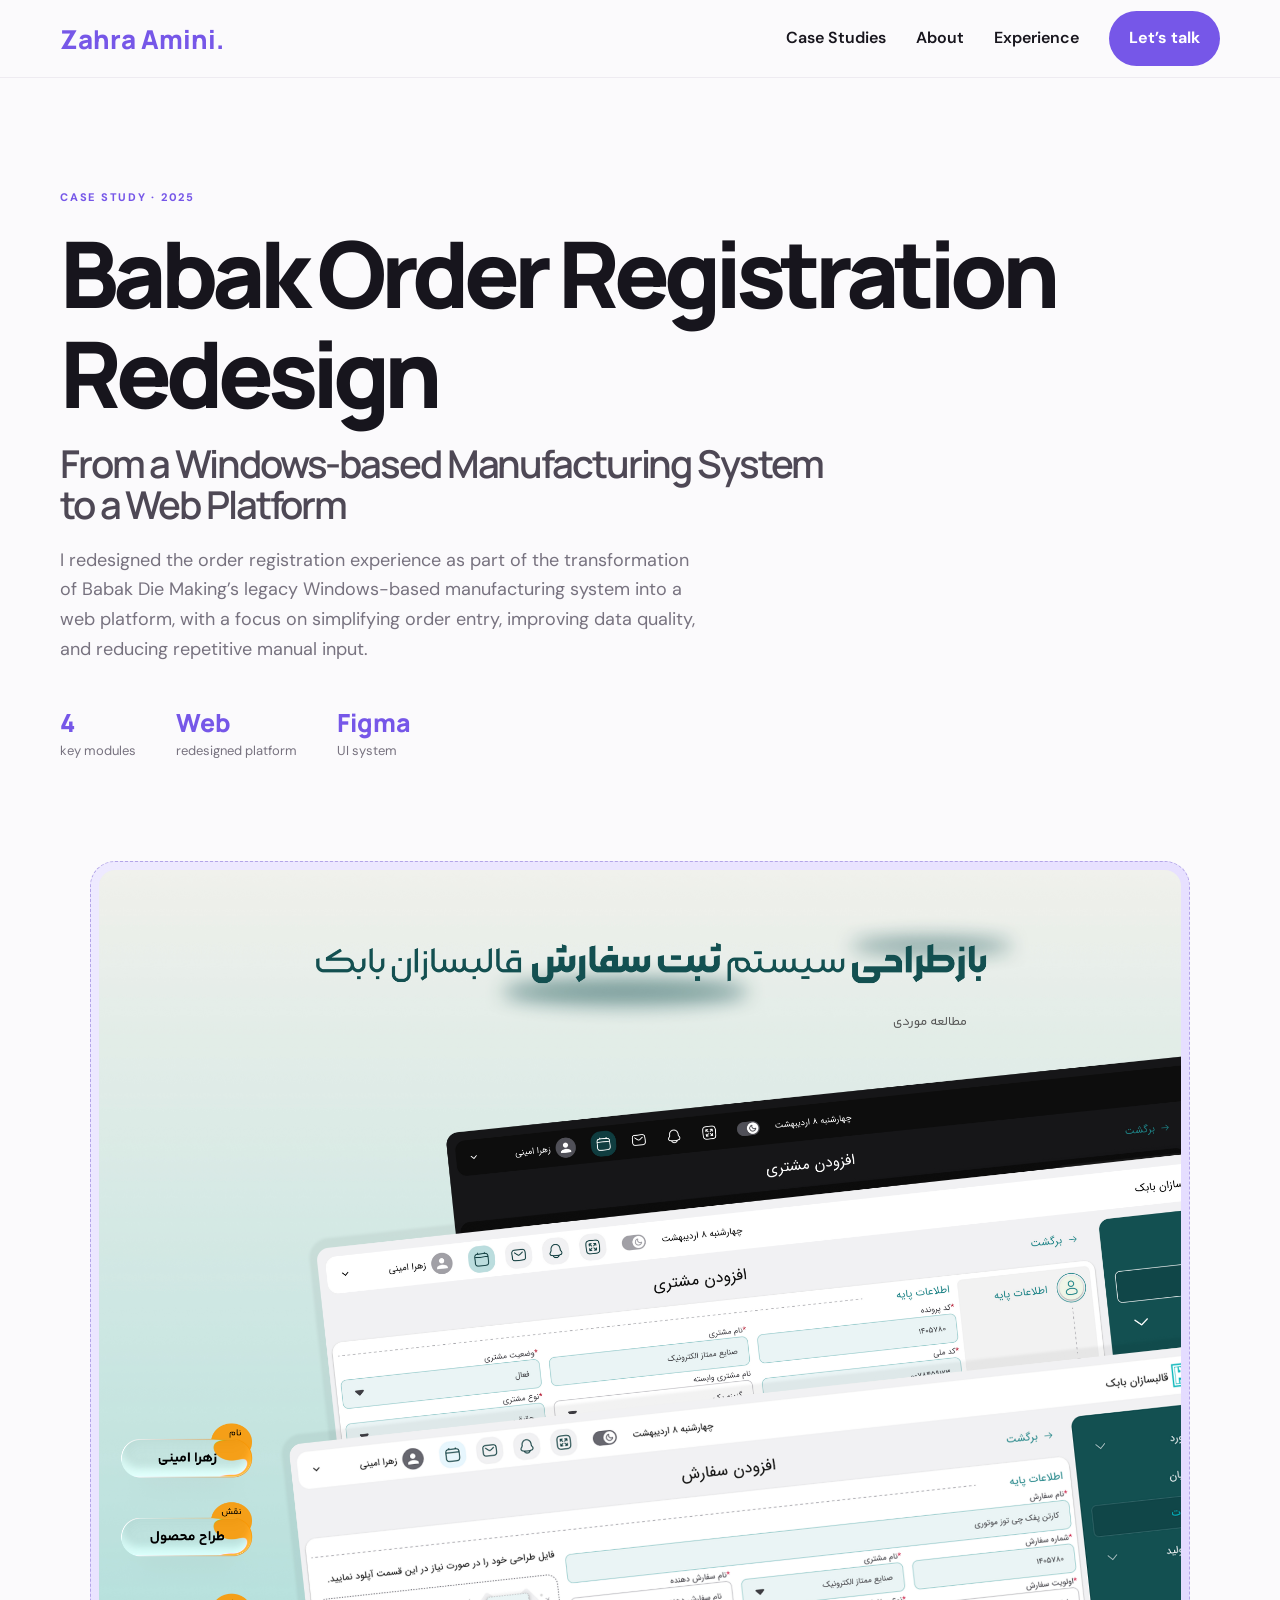
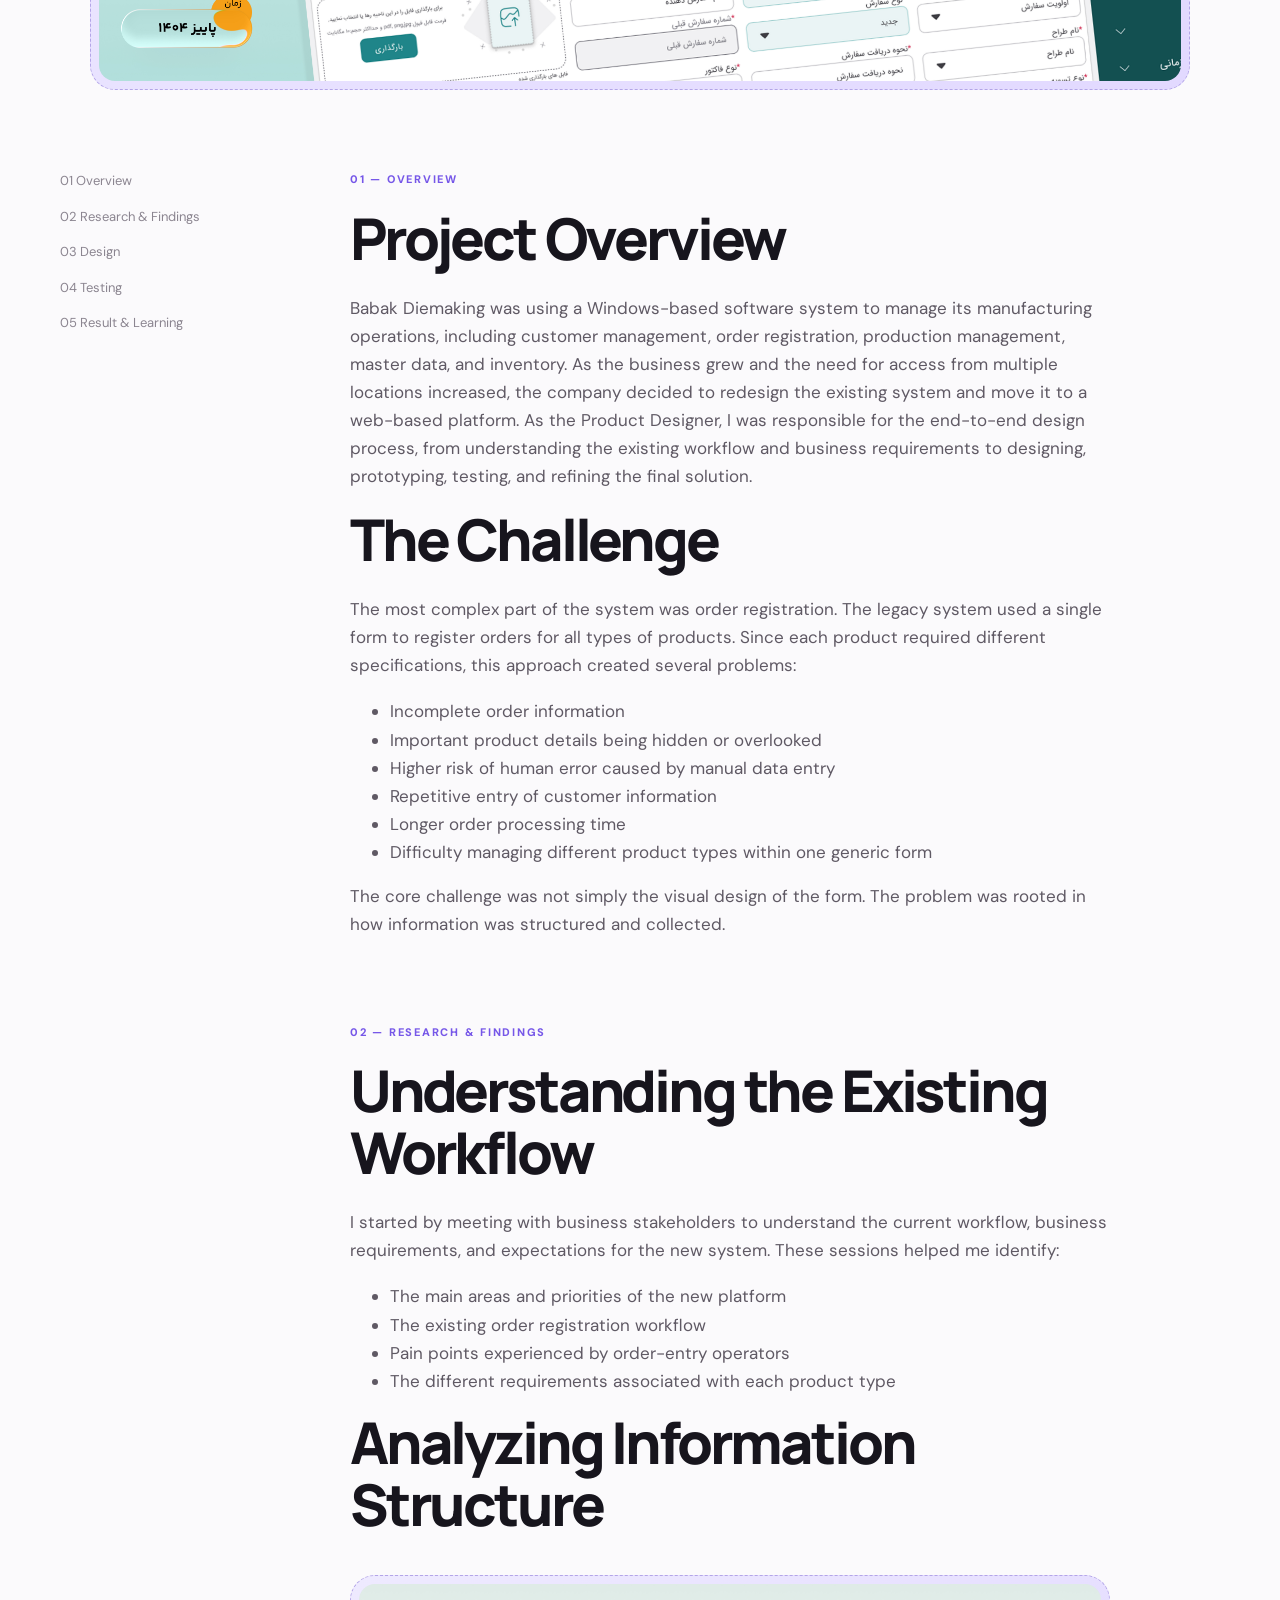
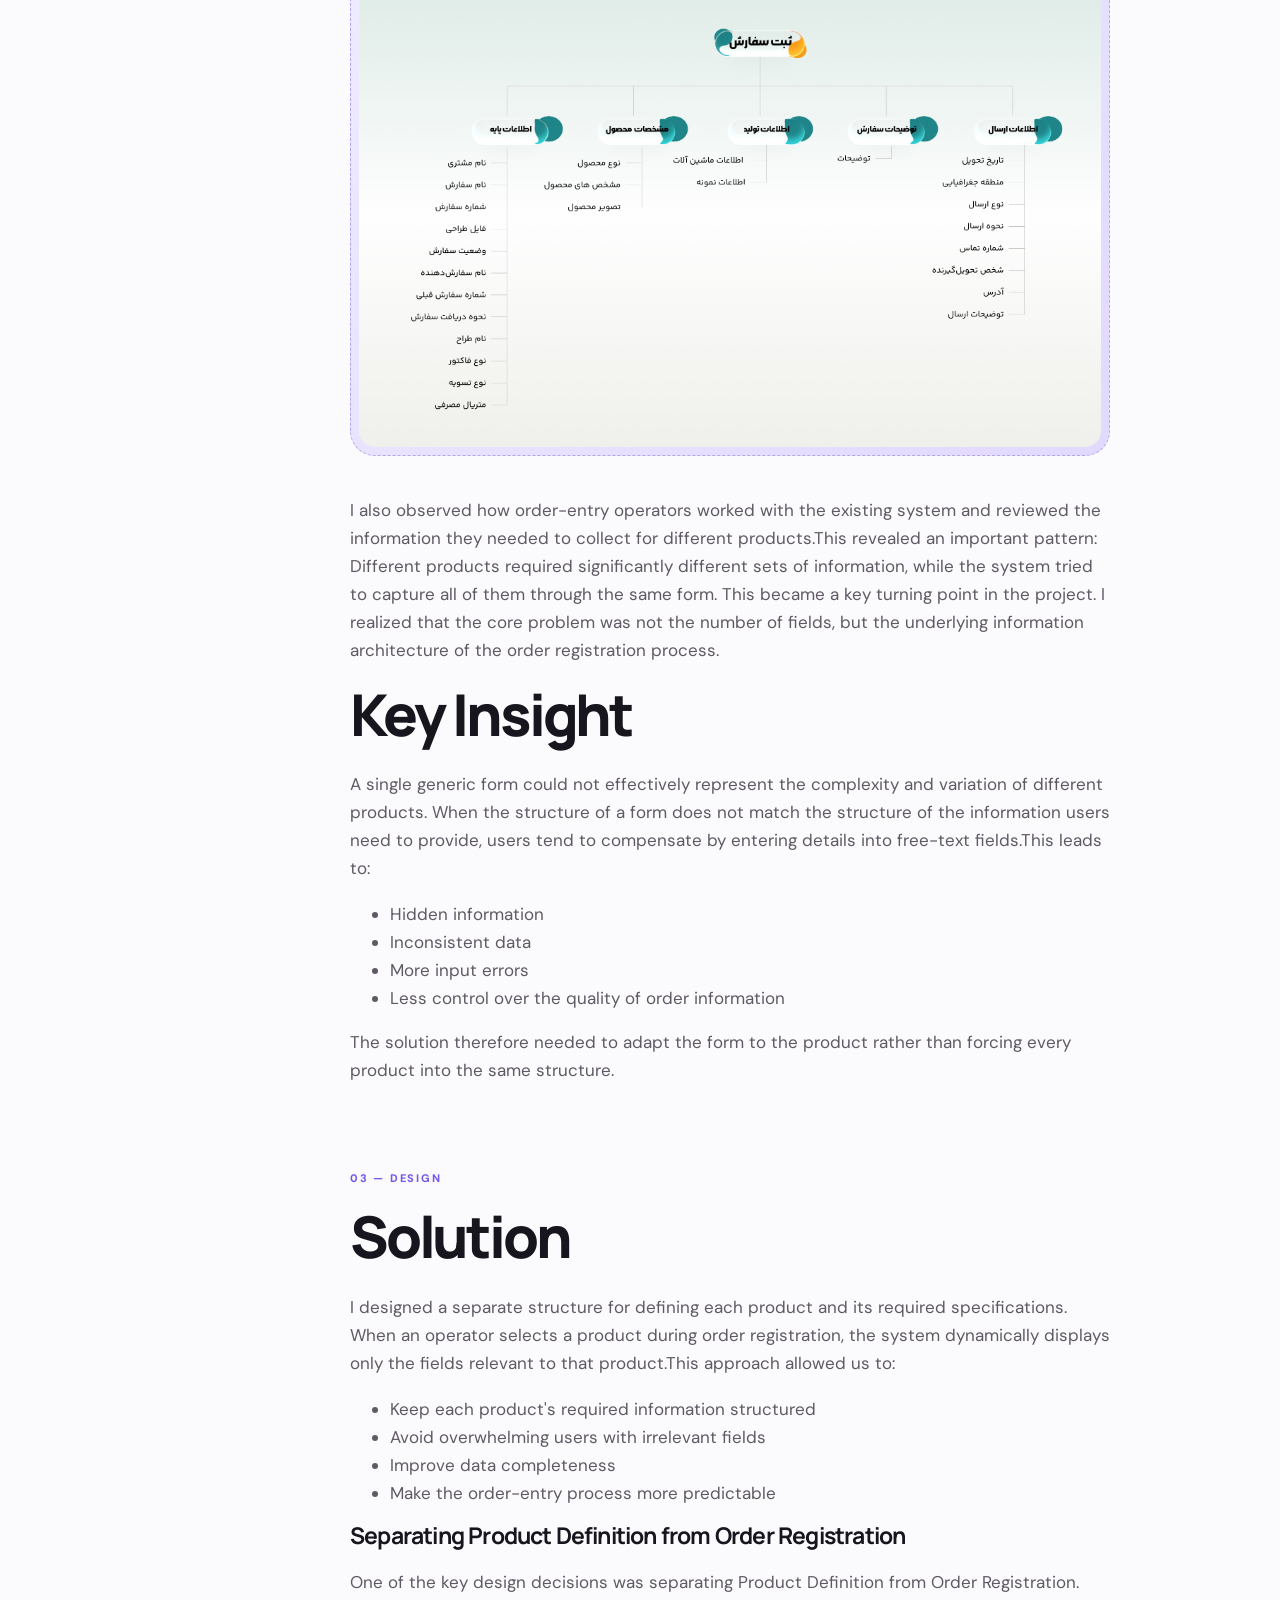
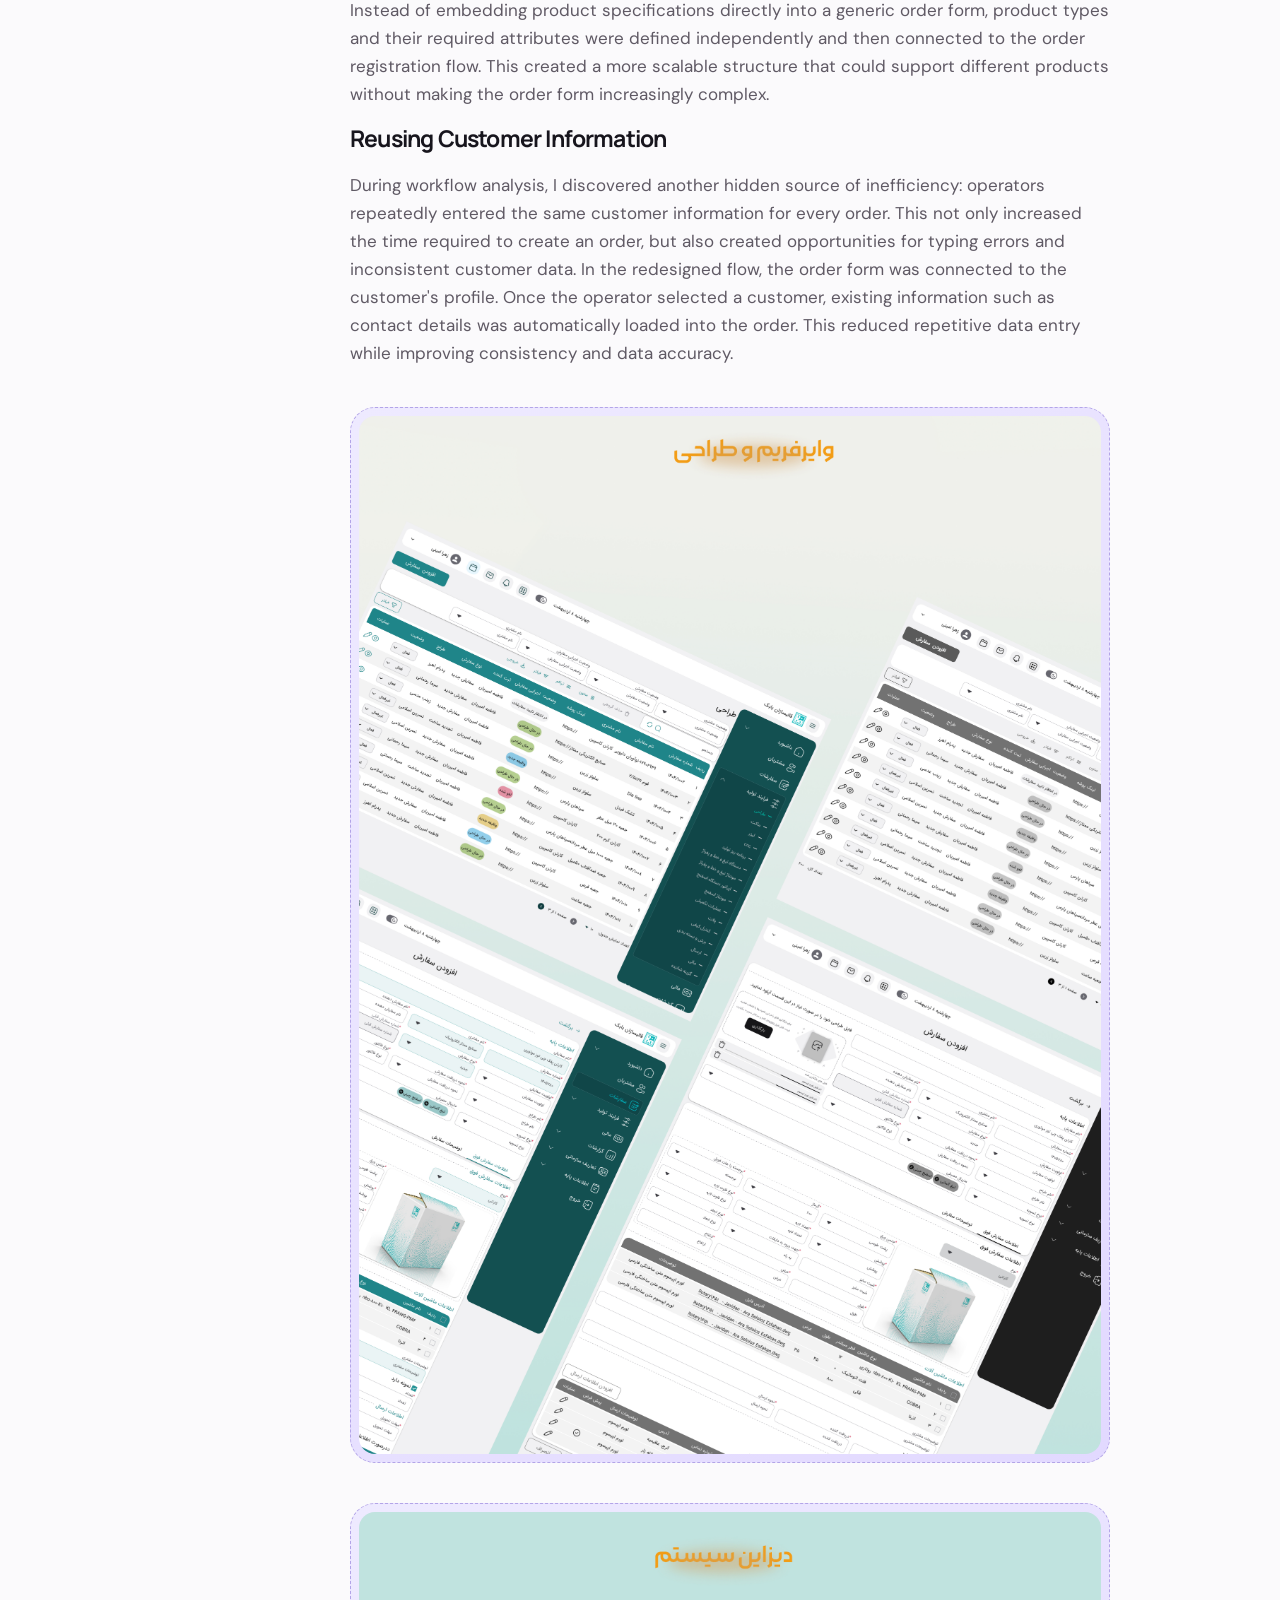
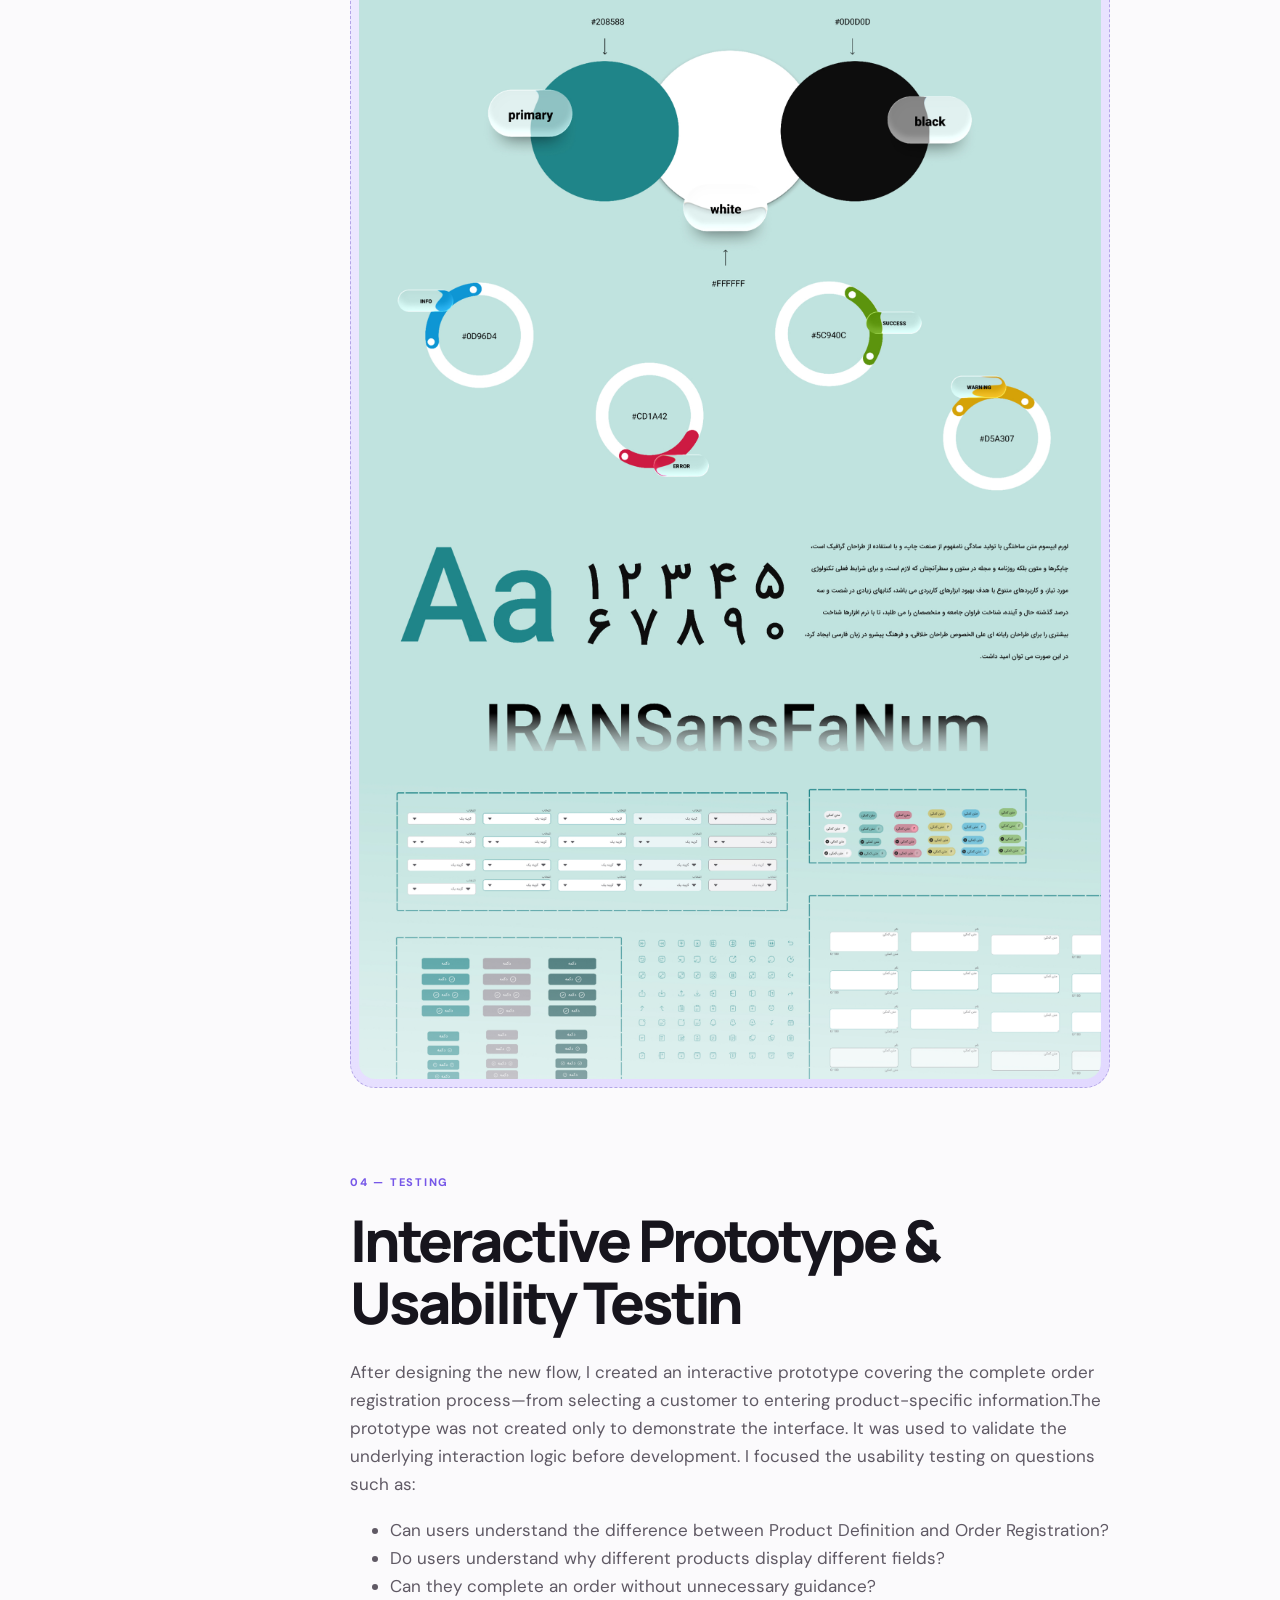
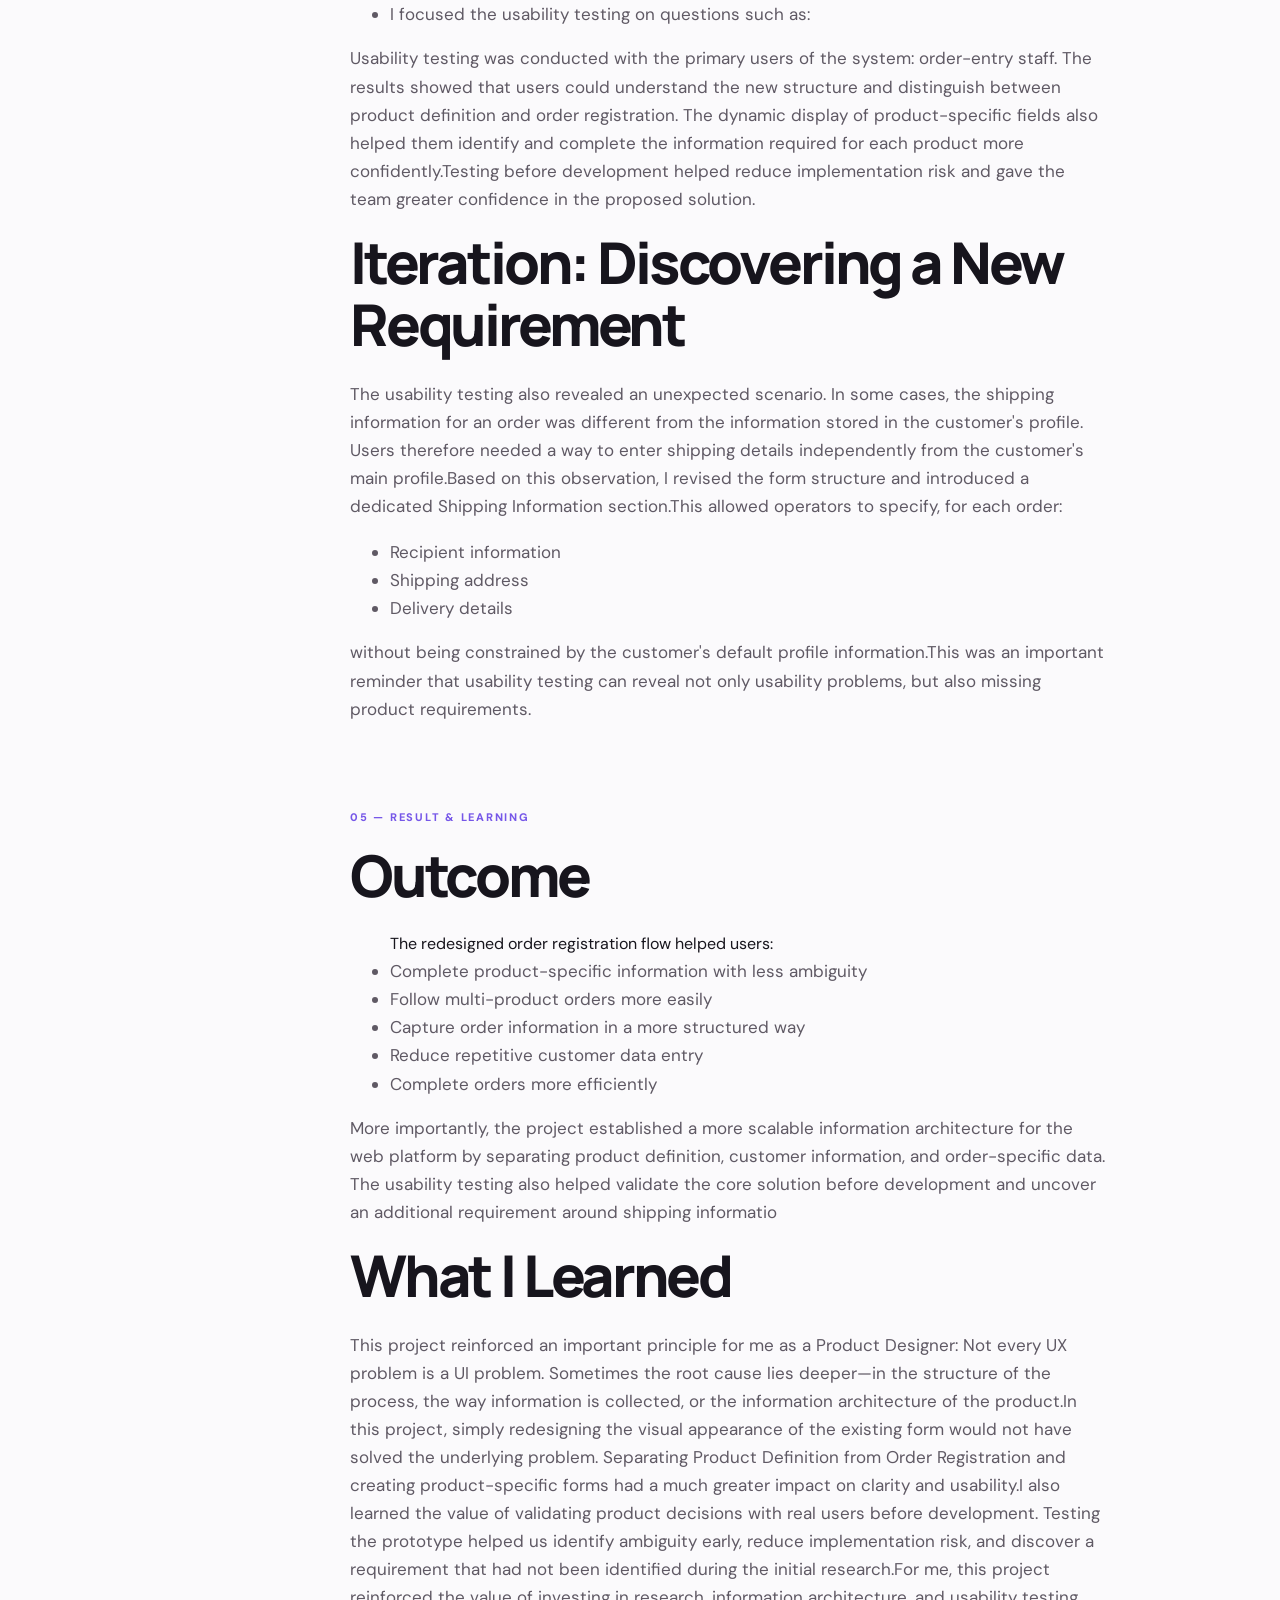
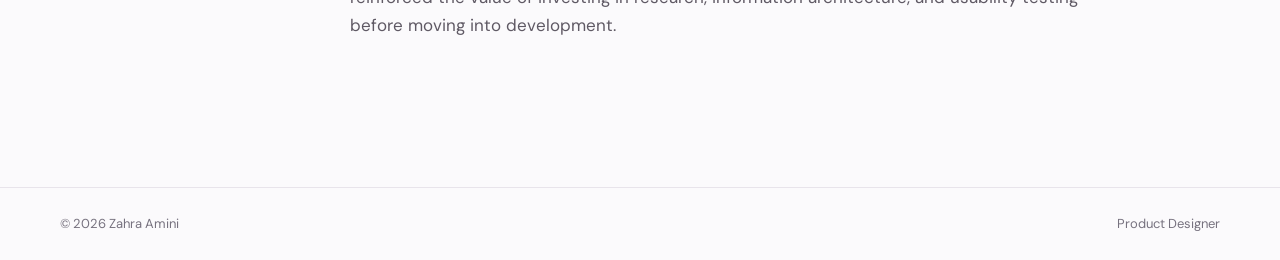
<file: case-study-babak.html>
<!doctype html>
<html lang="en">

<head>
    <meta charset="utf-8">
    <meta name="viewport" content="width=device-width, initial-scale=1">

    <title>Babak Diemaking Case Study — Zahra Amini</title>
     <link rel="preconnect" href="https://fonts.googleapis.com">
    <link rel="preconnect" href="https://fonts.gstatic.com" crossorigin>

    <link href="https://fonts.googleapis.com/css2?family=DM+Sans:wght@400;500;600;700&family=Manrope:wght@500;600;700;800&display=swap" rel="stylesheet">

    <link rel="stylesheet" href="style.css">
</head>

<body>

    <header class="site-header">

        <a class="logo" href="index.html">
            Zahra Amini<span>.</span>
        </a>

        <button class="menu-btn">
            ☰
        </button>

        <nav>
            <a href="index.html#case-studies">Case Studies</a>
            <a href="index.html#about">About</a>
            <a href="index.html#experience">Experience</a>
            <a class="button primary" href="index.html#contact">
                Let’s talk
            </a>
        </nav>

    </header>


    <main class="case">

        <section class="case-hero container">

            <p class="eyebrow">
                CASE STUDY · 2025
            </p>

            <h1>
                Babak Order Registration Redesign
            </h1>

            <h2>
                From a Windows-based Manufacturing System to a Web Platform
            </h2>

            <p>
                I redesigned the order registration experience as part of the transformation of Babak Die Making’s
                legacy Windows-based manufacturing system into a web platform, with a focus on simplifying order entry, improving data quality,
                and reducing repetitive manual input.
            </p>

            <div class="case-stats">

                <span>
                    <b>4</b>
                    key modules
                </span>

                <span>
                    <b>Web</b>
                    redesigned platform
                </span>

                <span>
                    <b>Figma</b>
                    UI system
                </span>

            </div>

        </section>


        <section class="case-image placeholder">
            <img class="img"
               src="assets/images/babak-img/cover.jpg" 
               alt="babk cover"
                >   
        </section>


        <section class="case-content container">

            <div class="toc">

                <span>
                    01 Overview
                </span>

                <span>
                    02 Research & Findings
                </span>

                <span>
                    03 Design 
                </span>

                <span>
                    04 Testing
                </span>

                <span>
                    05 Result & Learning
                </span>

            </div>


            <article>

                <p class="eyebrow">
                    01 — Overview
                </p>

                <h2>
                     Project Overview
                </h2>

                <p>
                    Babak Diemaking was using a Windows-based software system to manage its manufacturing operations, including customer management,
                    order registration, production management, master data, and inventory.
                    As the business grew and the need for access from multiple locations increased, 
                    the company decided to redesign the existing system and move it to a web-based platform.
                    As the Product Designer, I was responsible for the end-to-end design process, 
                    from understanding the existing workflow and business requirements to designing, prototyping, testing, and refining the final solution.
                </p>

                <h2>
                     The Challenge
                </h2>

                <p>
                    The most complex part of the system was order registration.
                    The legacy system used a single form to register orders for all types of products.
                    Since each product required different specifications, this approach created several problems:
                </p>
                <ul>
                    <li>Incomplete order information</li>
                    <li>Important product details being hidden or overlooked</li>
                    <li>Higher risk of human error caused by manual data entry</li>
                    <li>Repetitive entry of customer information</li>
                    <li>Longer order processing time</li>
                    <li>Difficulty managing different product types within one generic form</li>
                </ul>
                <p>The core challenge was not simply the visual design of the form. The problem was rooted in how information was structured and collected.</p>

                <p class="eyebrow">
                    02 — Research & Findings
                </p>

                <h2>
                   Understanding the Existing Workflow 
                </h2>
                <p>
                    I started by meeting with business stakeholders to understand the current workflow,
                    business requirements, and expectations for the new system.
                    These sessions helped me identify:
                </p>

                <ul>

                    <li>The main areas and priorities of the new platform </li>

                    <li>The existing order registration workflow</li>

                    <li>Pain points experienced by order-entry operators</li>

                    <li>The different requirements associated with each product type</li>

                </ul>
                <h2>
                    Analyzing Information Structure
                </h2>

                <div class="case-image placeholder">
                        <img class="img"
                            src="assets/images/babak-img/problam  & research.jpg" 
                            alt="problam  & research"
                        >
                </div>
                <p>
                    I also observed how order-entry operators worked with the existing system and reviewed
                    the information they needed to collect for different products.This revealed an important pattern:
                    Different products required significantly different sets of information, while the system tried 
                    to capture all of them through the same form.
                    This became a key turning point in the project.
                    I realized that the core problem was not the number of fields, but the underlying information architecture
                    of the order registration process.
                </p>
                <h2>
                    Key Insight
                </h2>
                <p>
                    A single generic form could not effectively represent the complexity and variation of different products.
                    When the structure of a form does not match the structure of the information users need to provide,
                    users tend to compensate by entering details into free-text fields.This leads to:
                </p>
                <ul>
                    <li>Hidden information</li>
                    <li>Inconsistent data</li>
                    <li>More input errors</li>
                    <li>Less control over the quality of order information</li>
                </ul>
                <p>The solution therefore needed to adapt the form to the product rather than forcing every product into the same structure.</p>


                <p class="eyebrow">
                    03 — DESIGN
                </p>

                <h2>
                    Solution
                </h2>

                <p>
                    I designed a separate structure for defining each product and its required specifications.
                    When an operator selects a product during order registration, the system dynamically displays
                    only the fields relevant to that product.This approach allowed us to:
                </p>
                <ul>
                    <li>Keep each product's required information structured</li>
                    <li>Avoid overwhelming users with irrelevant fields</li>
                    <li>Improve data completeness</li>
                    <li>Make the order-entry process more predictable</li>
                </ul>
                <h3>Separating Product Definition from Order Registration</h3>
                <p>
                    One of the key design decisions was separating Product Definition from Order Registration.
                    Instead of embedding product specifications directly into a generic order form, product types 
                    and their required attributes were defined independently and then connected to the order registration flow.
                    This created a more scalable structure that could support different products without making the order form increasingly complex.
                </p>
                <h3>Reusing Customer Information</h3>
                <p>
                    During workflow analysis, I discovered another hidden source of inefficiency: 
                    operators repeatedly entered the same customer information for every order.
                    This not only increased the time required to create an order, but also created 
                    opportunities for typing errors and inconsistent customer data.
                    In the redesigned flow, the order form was connected to the customer's profile.
                    Once the operator selected a customer, existing information such as contact details was automatically loaded into the order.
                    This reduced repetitive data entry while improving consistency and data accuracy.
                </p>

                <div class="case-image placeholder">
                        <img class="img"
                            src="assets/images/babak-img/Insights &  design.jpg" 
                            alt="Insights &  design."
                        >
                </div>
                <div class="case-image placeholder">
                        <img class="img"
                            src="assets/images/babak-img/design system.png" 
                            alt="design system."
                        >
                </div>

                <p class="eyebrow">
                    04 — Testing
                </p>  

                <h2>
                    Interactive Prototype & Usability Testin
                </h2>

                <p>
                    After designing the new flow, I created an interactive prototype covering the complete order registration 
                    process—from selecting a customer to entering product-specific information.The prototype was not created only 
                    to demonstrate the interface. It was used to validate the underlying interaction logic before development.
                    I focused the usability testing on questions such as:
                </p>
                <ul>
                    <li>Can users understand the difference between Product Definition and Order Registration?</li>
                    <li>Do users understand why different products display different fields?</li>
                    <li>Can they complete an order without unnecessary guidance?</li>
                    <li>I focused the usability testing on questions such as:</li>
                </ul>
                <p>
                    Usability testing was conducted with the primary users of the system: order-entry staff.
                    The results showed that users could understand the new structure and distinguish between product definition and order registration.
                    The dynamic display of product-specific fields also helped them identify and complete the information required for each product more 
                    confidently.Testing before development helped reduce implementation risk and gave the team greater confidence in the proposed solution.
                </p>
                <h2>
                    Iteration: Discovering a New Requirement
                </h2>
                <p>
                    The usability testing also revealed an unexpected scenario. In some cases, the shipping information for an order
                     was different from the information stored in the customer's profile. Users therefore needed a way to enter 
                    shipping details independently from the customer's main profile.Based on this observation, I revised the form structure 
                    and introduced a dedicated Shipping Information section.This allowed operators to specify, for each order:
                </p>
                <ul>
                    <li>Recipient information</li>
                    <li>Shipping address</li>
                    <li>Delivery details</li>

                </ul>
                <p>
                    without being constrained by the customer's default profile information.This was an important reminder that usability testing can reveal not only usability problems, but also missing product requirements.
                </p>
                <p class="eyebrow">
                    05 — Result & Learning
                </p>

                <h2>
                    Outcome
                </h2>
                <ul>
                    The redesigned order registration flow helped users:
                    <li>Complete product-specific information with less ambiguity</li>
                    <li>Follow multi-product orders more easily</li>
                    <li>Capture order information in a more structured way</li>
                    <li>Reduce repetitive customer data entry</li>
                    <li>Complete orders more efficiently</li>
                </ul>
                <p>
                    More importantly, the project established a more scalable information architecture
                    for the web platform by separating product definition, customer information, and order-specific data.
                    The usability testing also helped validate the core solution before development and uncover an additional
                    requirement around shipping informatio
                </p>
                <h2>
                    What I Learned
                </h2>
                <p>
                    This project reinforced an important principle for me as a Product Designer:
                    Not every UX problem is a UI problem.
                    Sometimes the root cause lies deeper—in the structure of the process, the way information is collected,
                    or the information architecture of the product.In this project, simply redesigning the visual
                    appearance of the existing form would not have solved the underlying problem.
                    Separating Product Definition from Order Registration and creating product-specific forms had a much greater
                    impact on clarity and usability.I also learned the value of validating product decisions with real users before development. 
                    Testing the prototype helped us identify ambiguity early, reduce implementation risk, and discover a requirement that had not 
                    been identified during the initial research.For me, this project reinforced the value of investing in research, information architecture,
                     and usability testing before moving into development.
                </p>


            </article>

        </section>

    </main>


    <footer>

        <div class="container">

            <span>
                © 2026 Zahra Amini
            </span>

            <span>
                Product Designer
            </span>

        </div>

    </footer>


    <script src="script.js"></script>

</body>

</html>
</file>
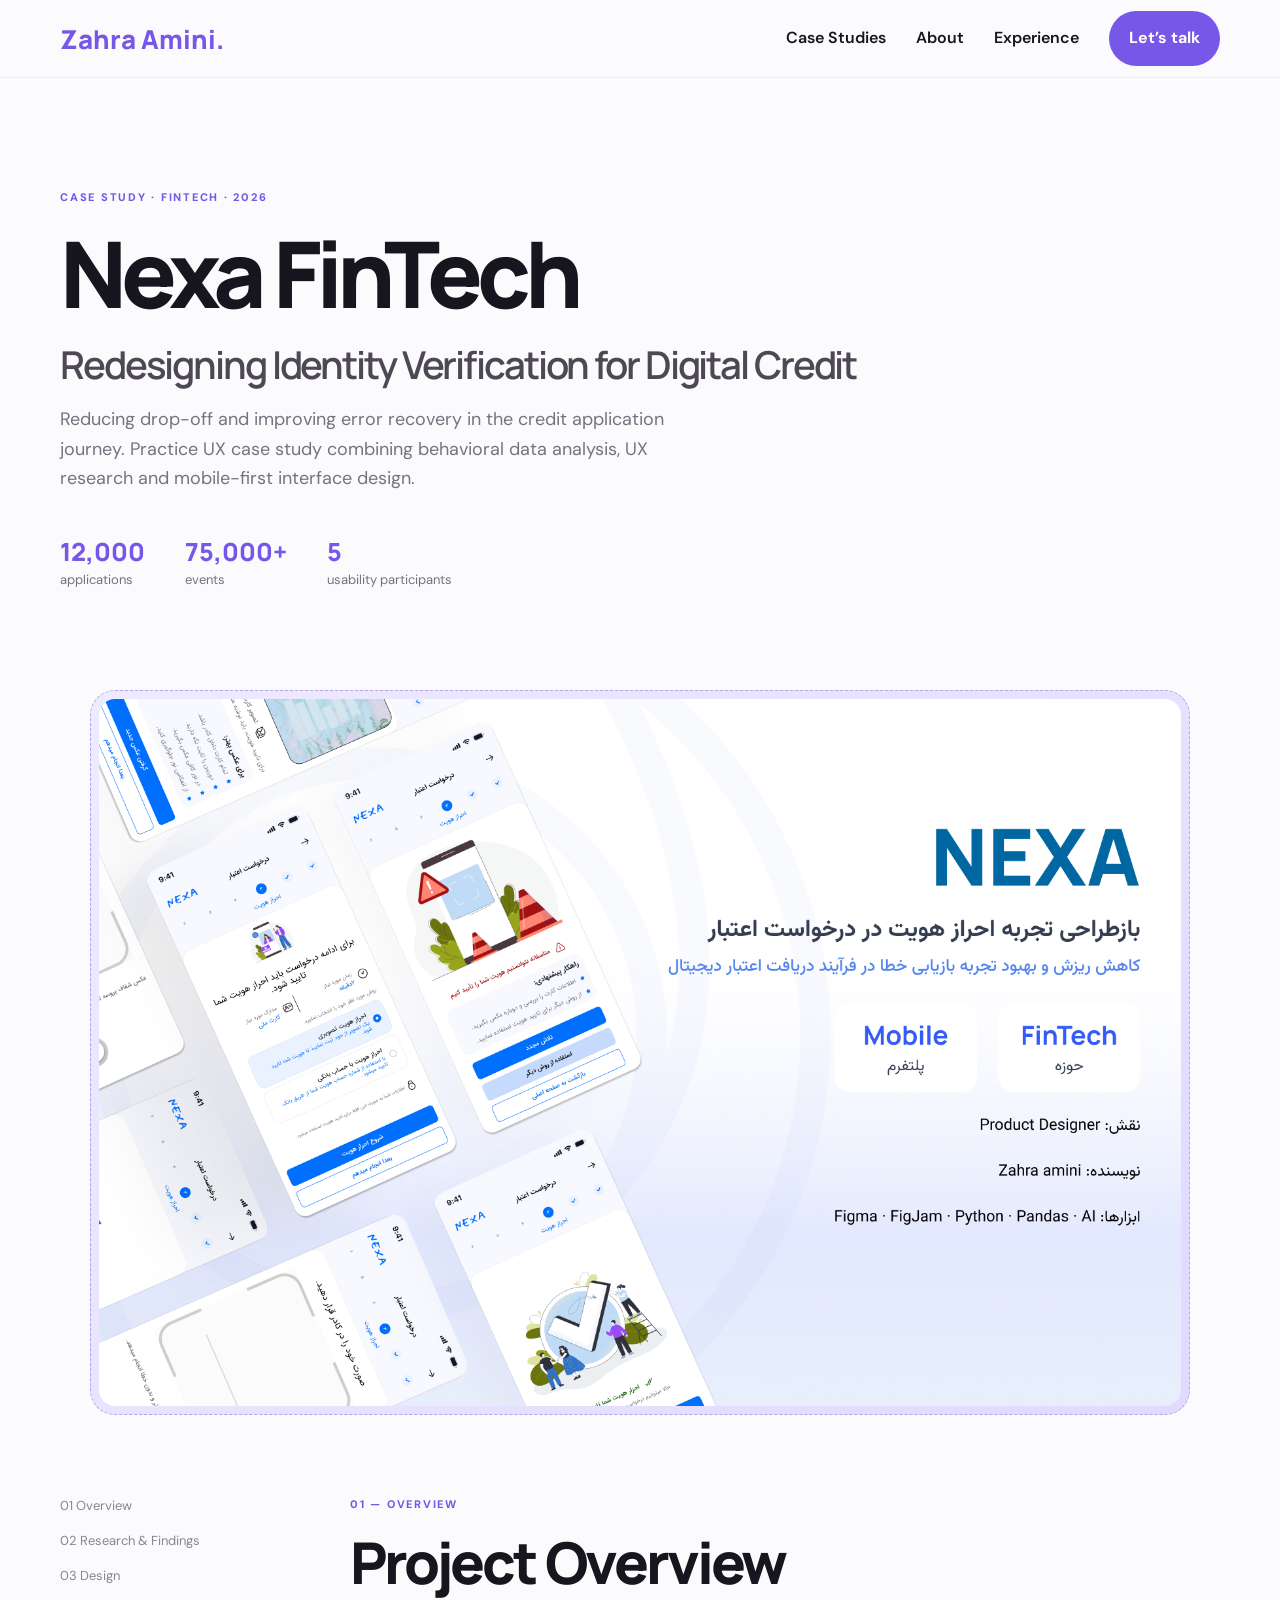
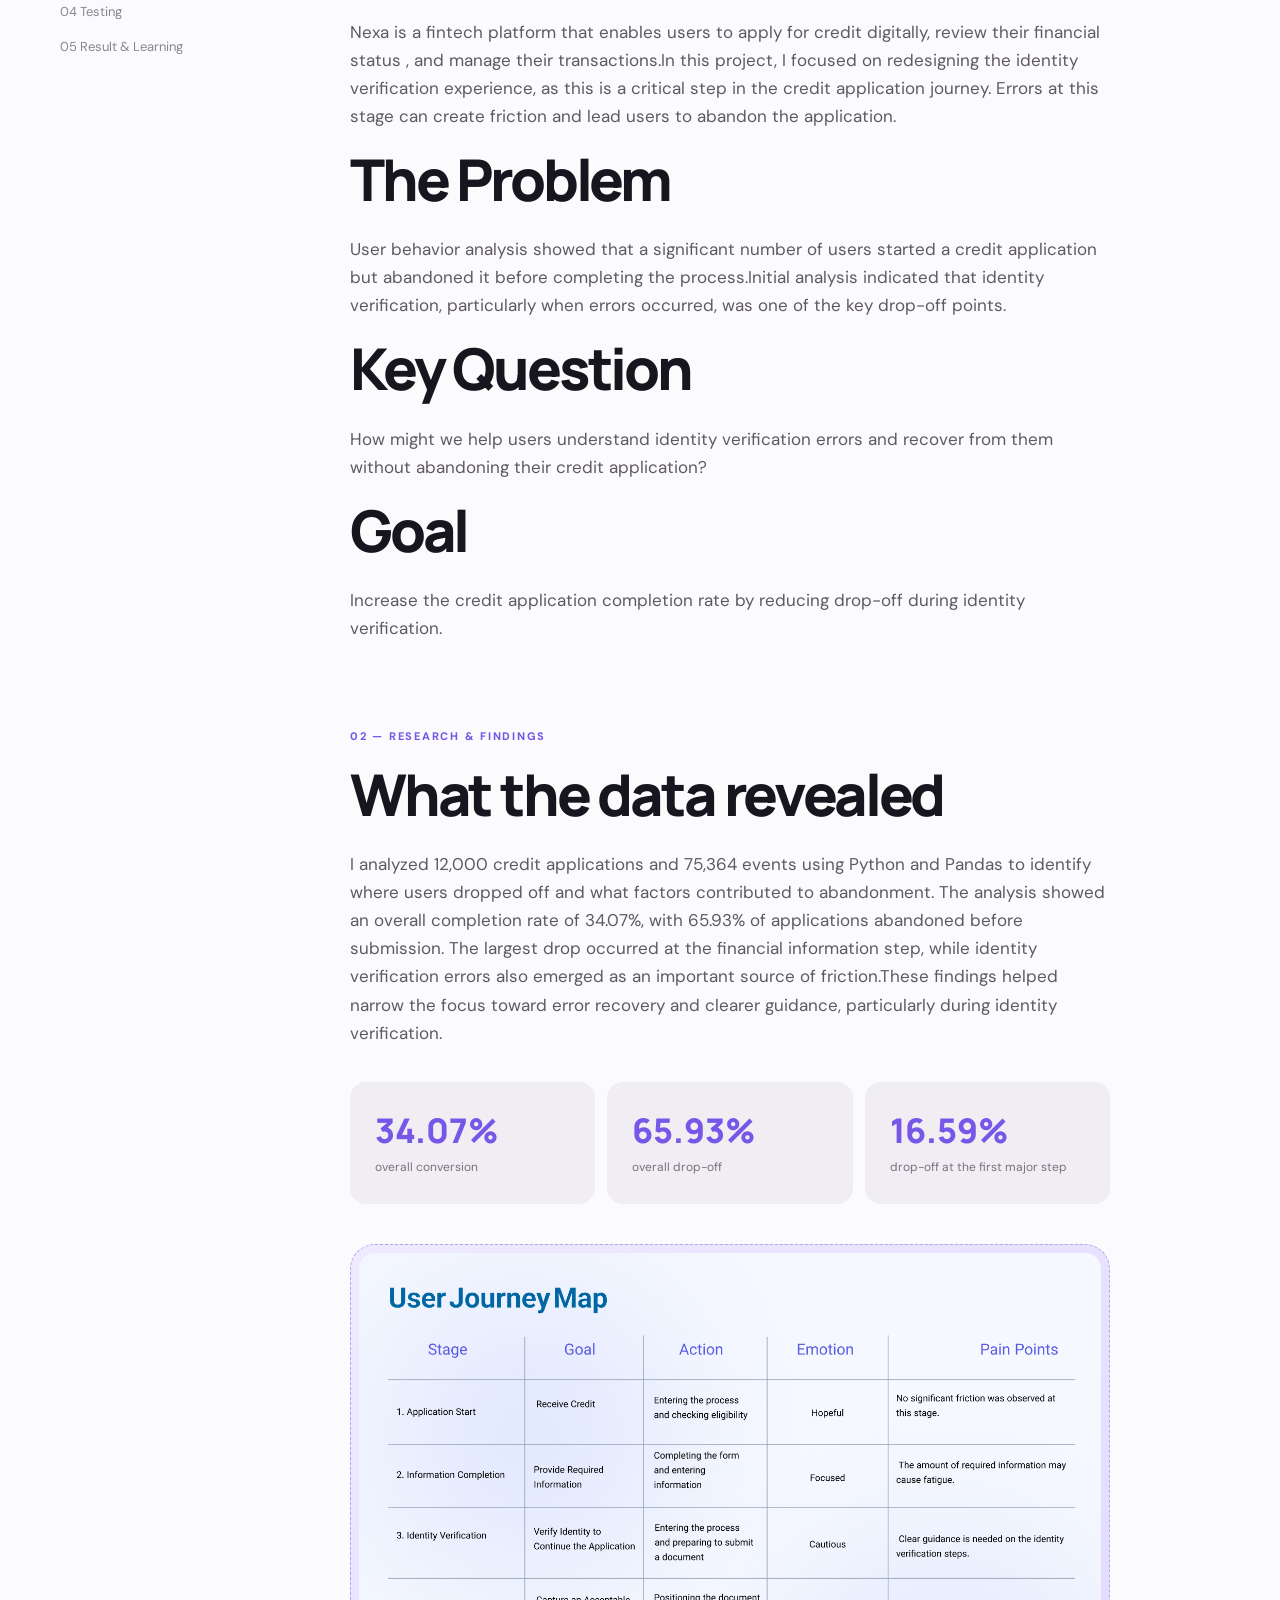
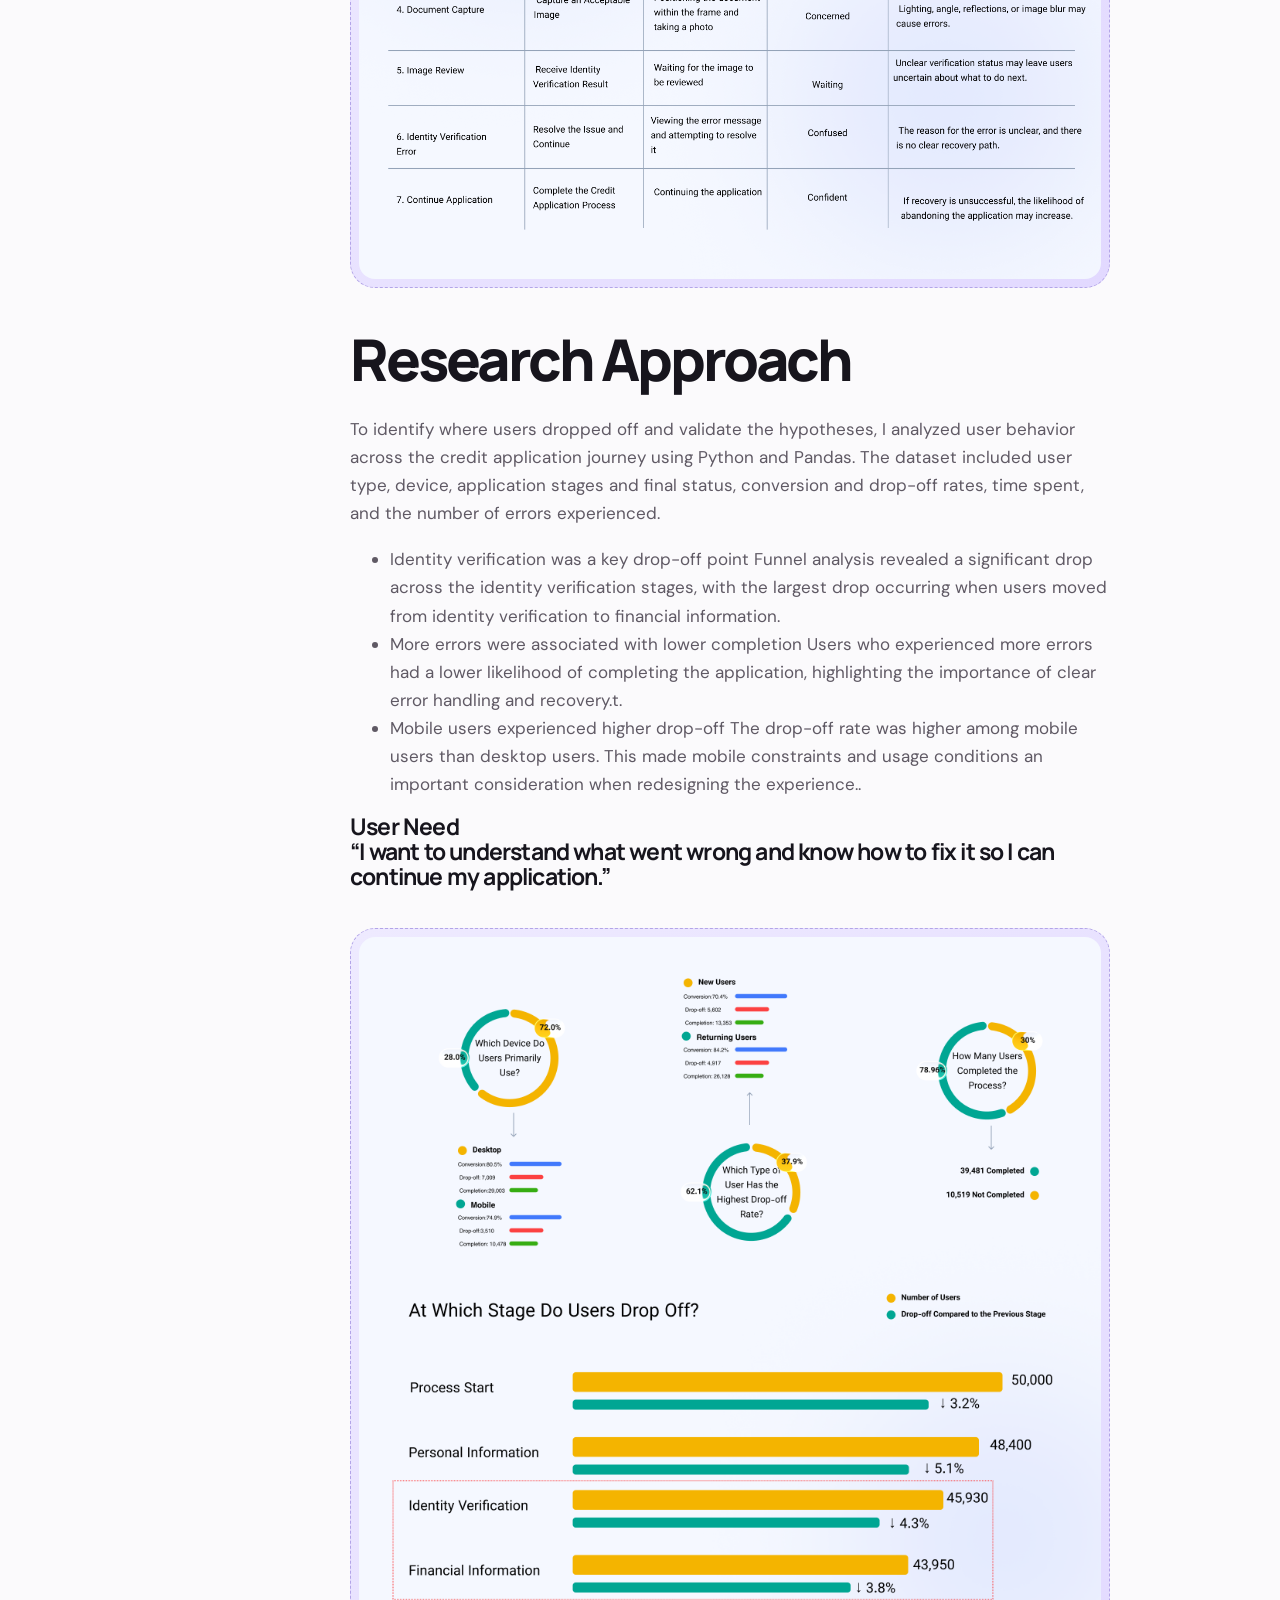
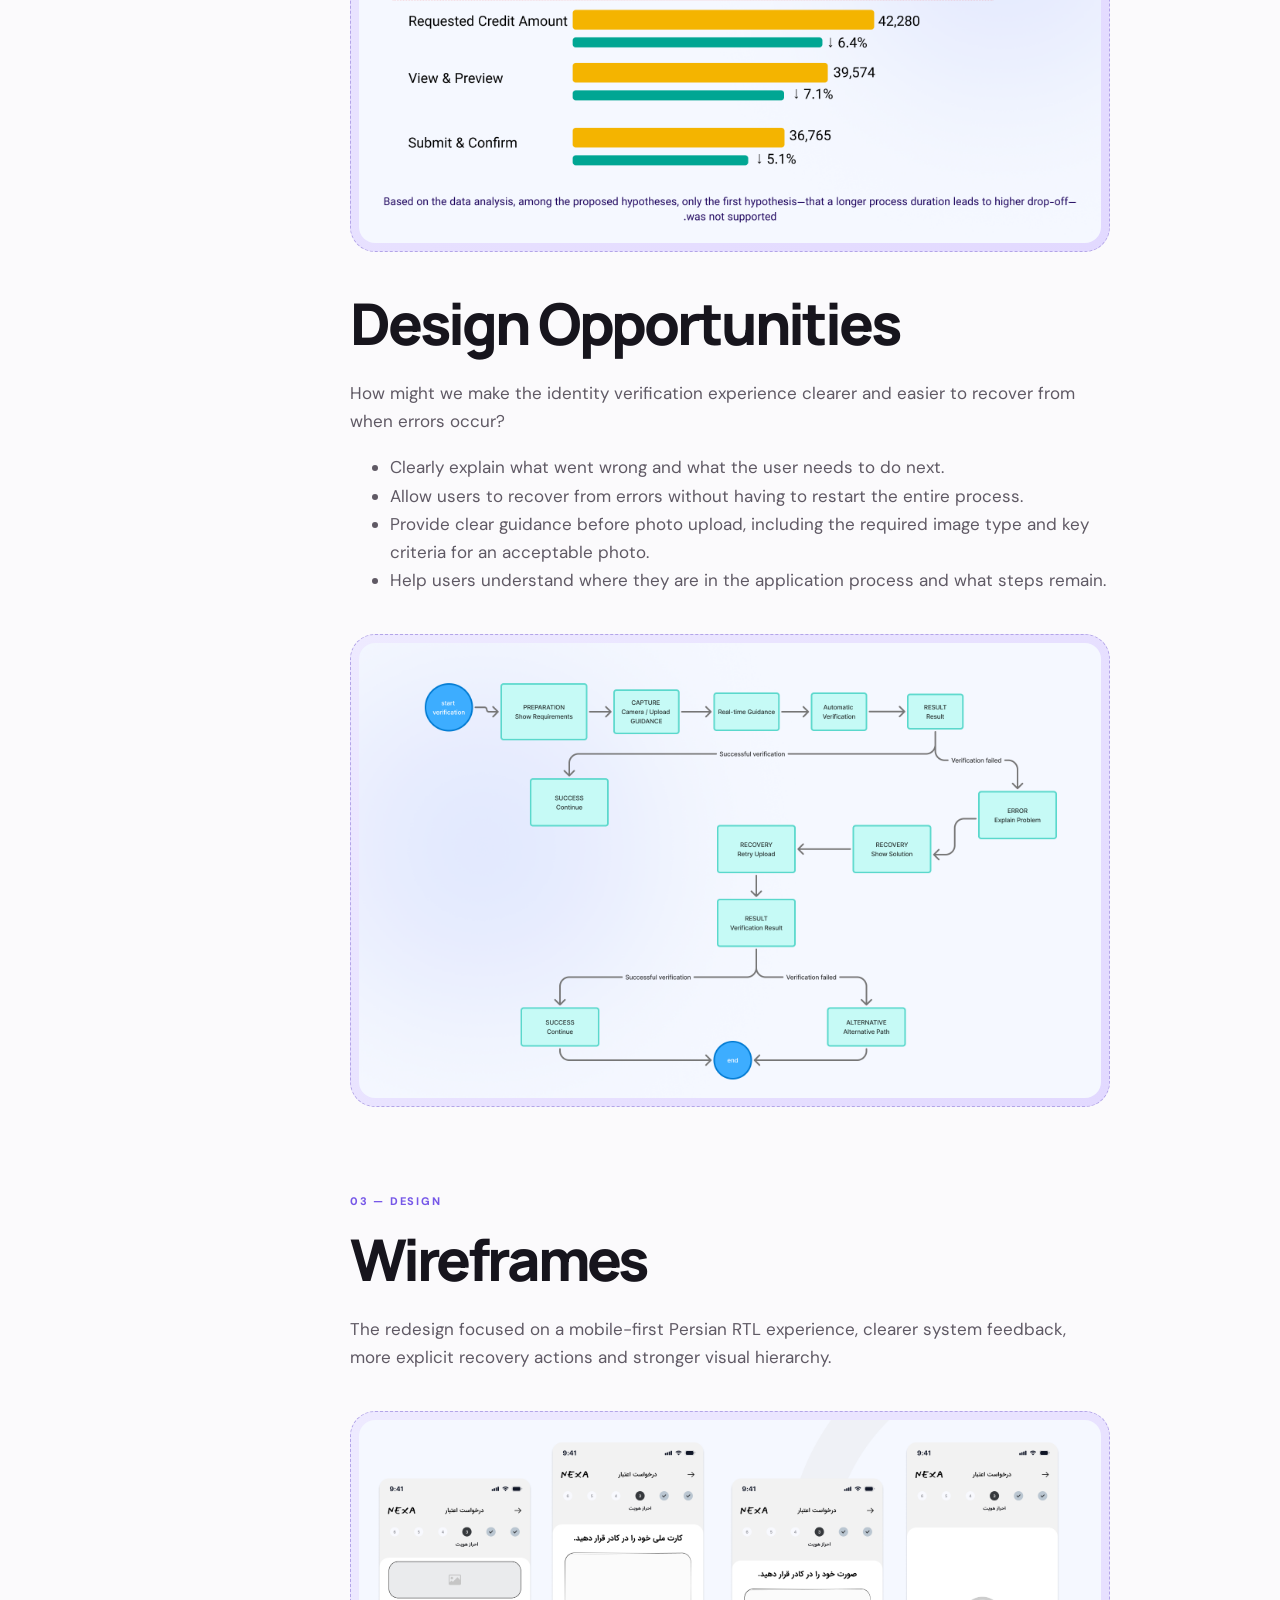
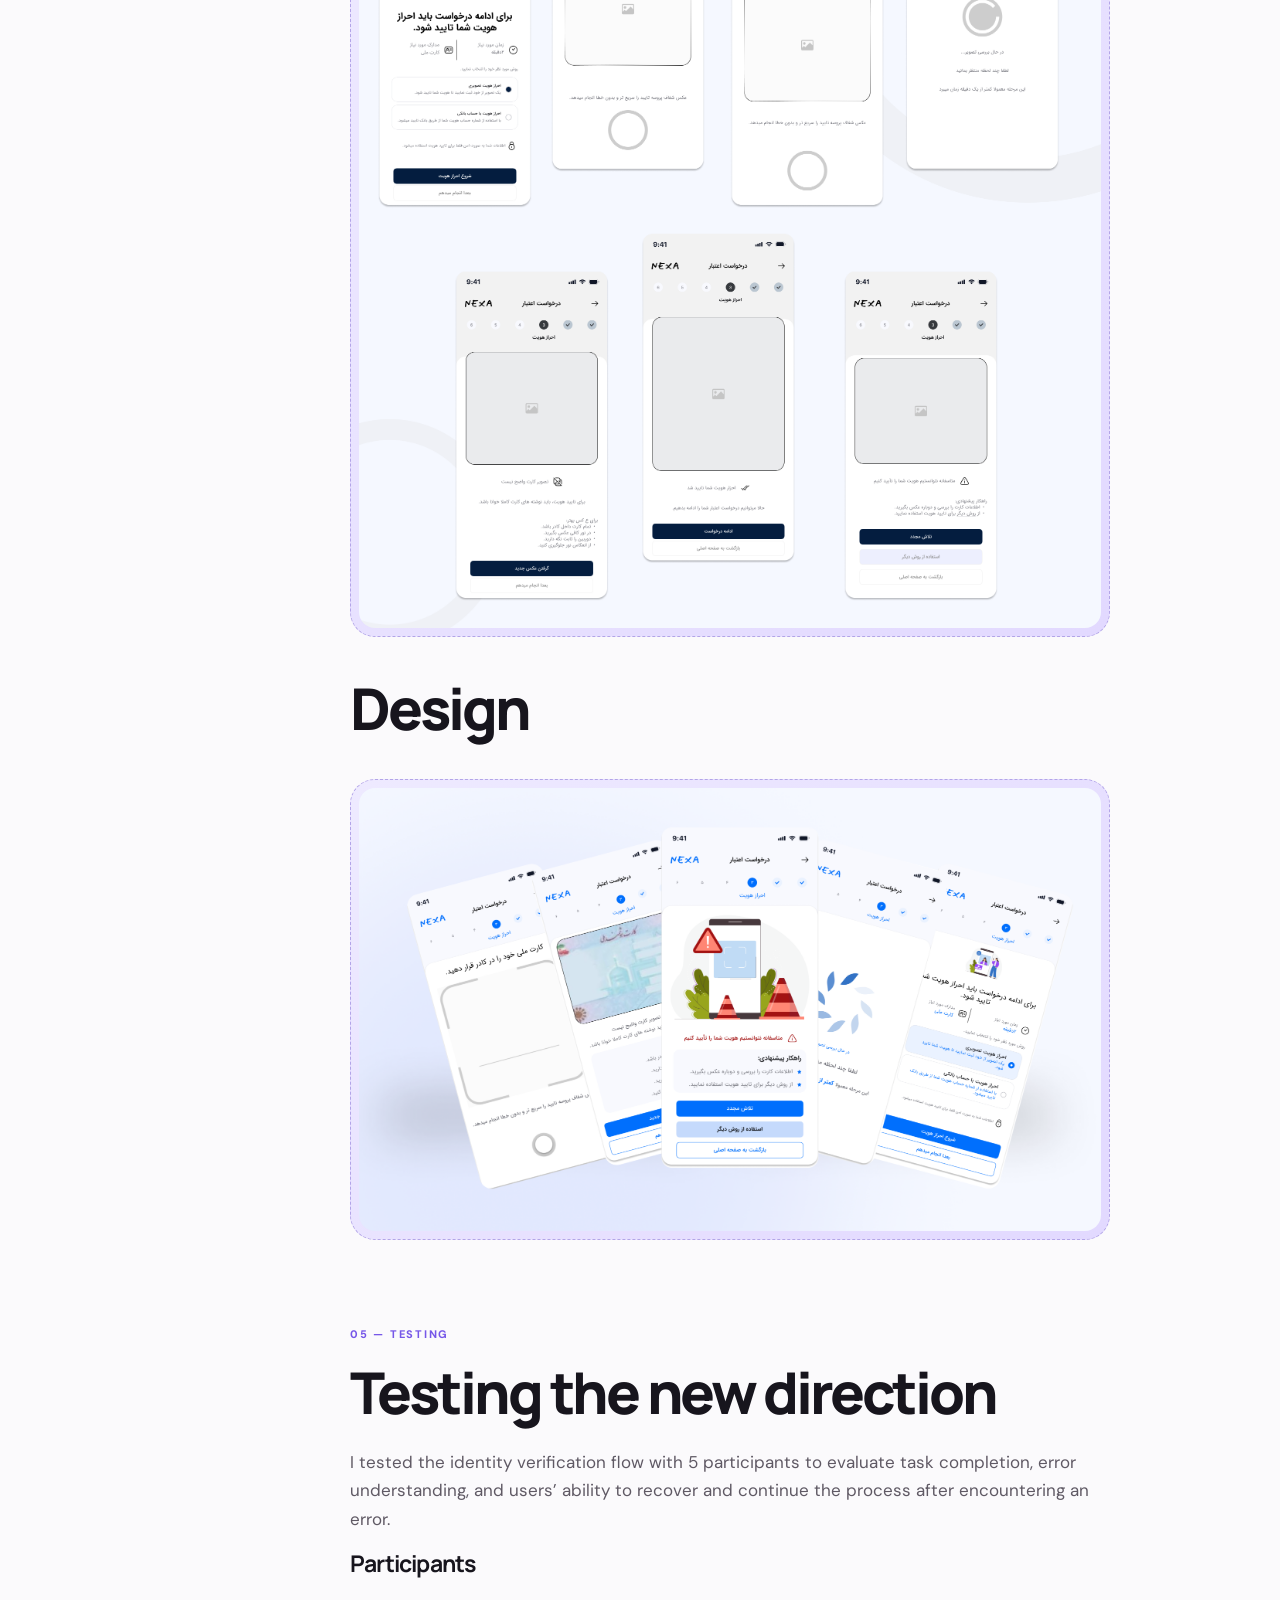
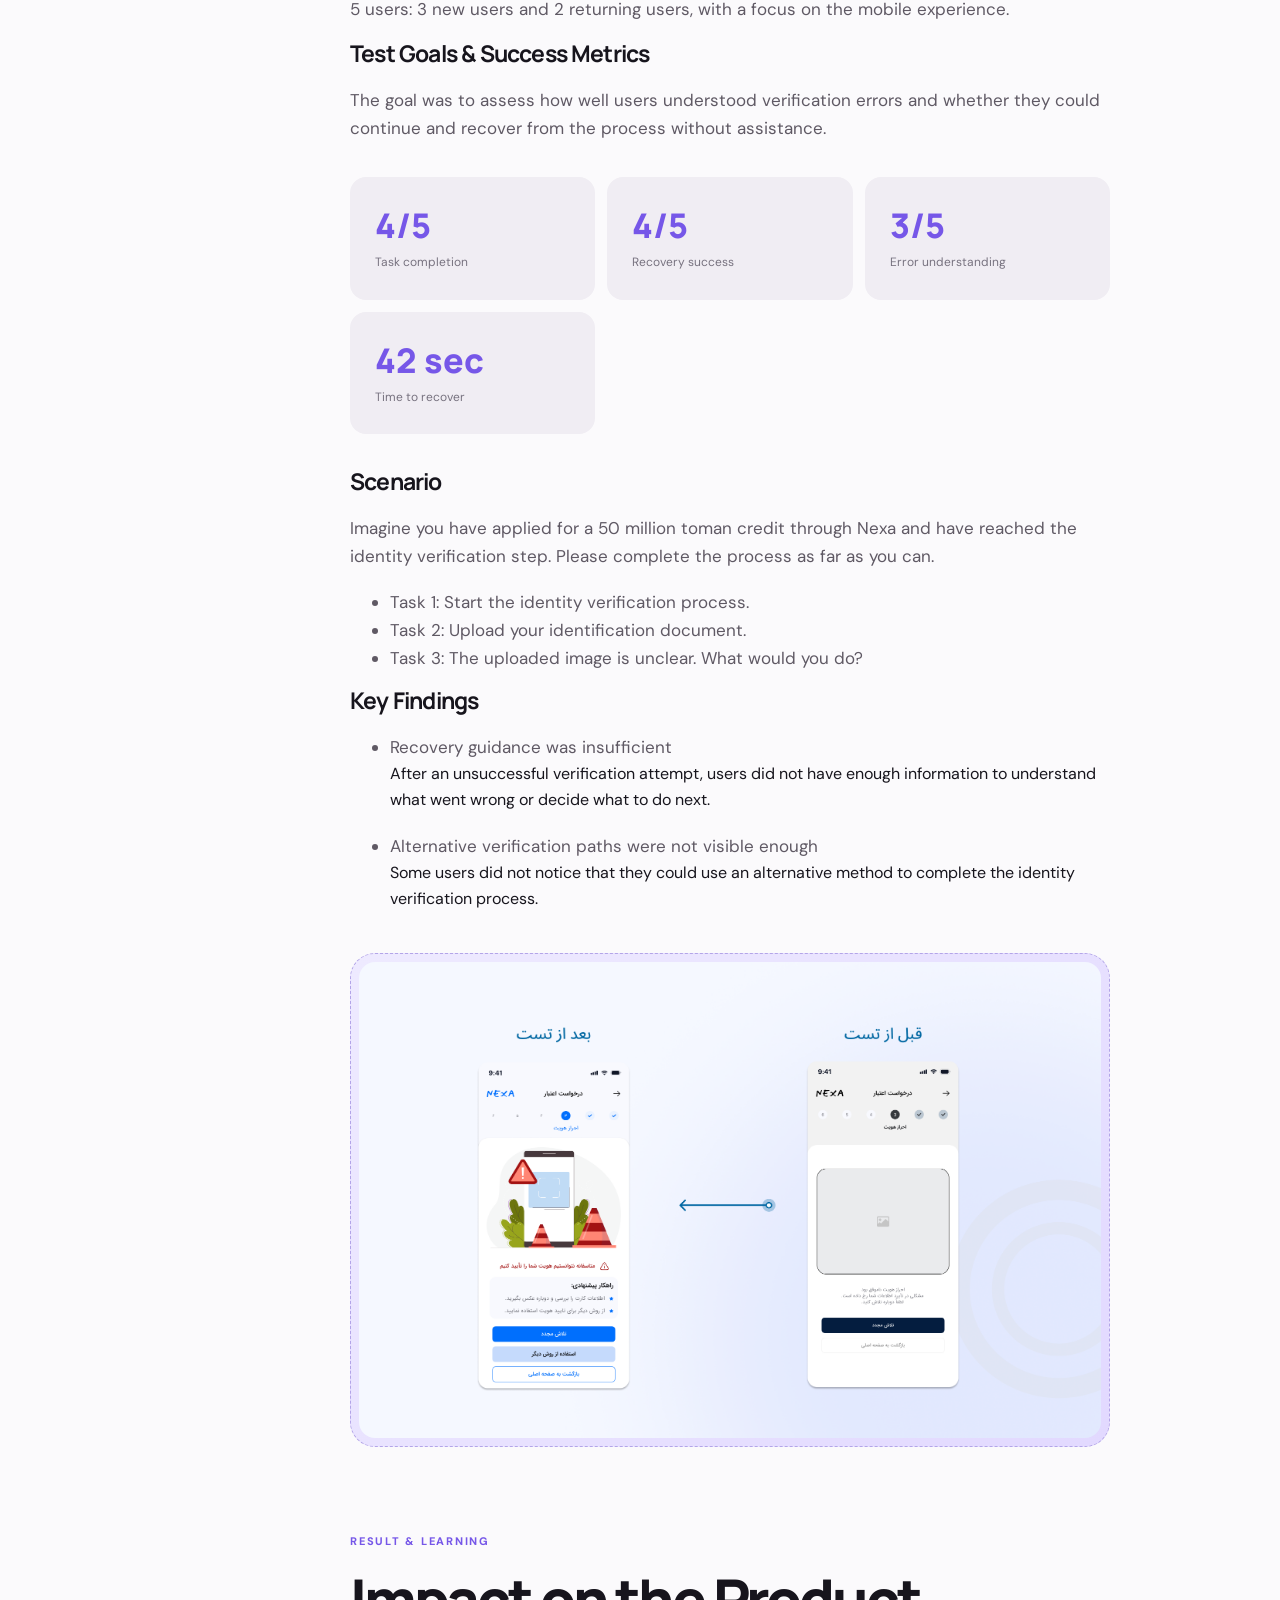
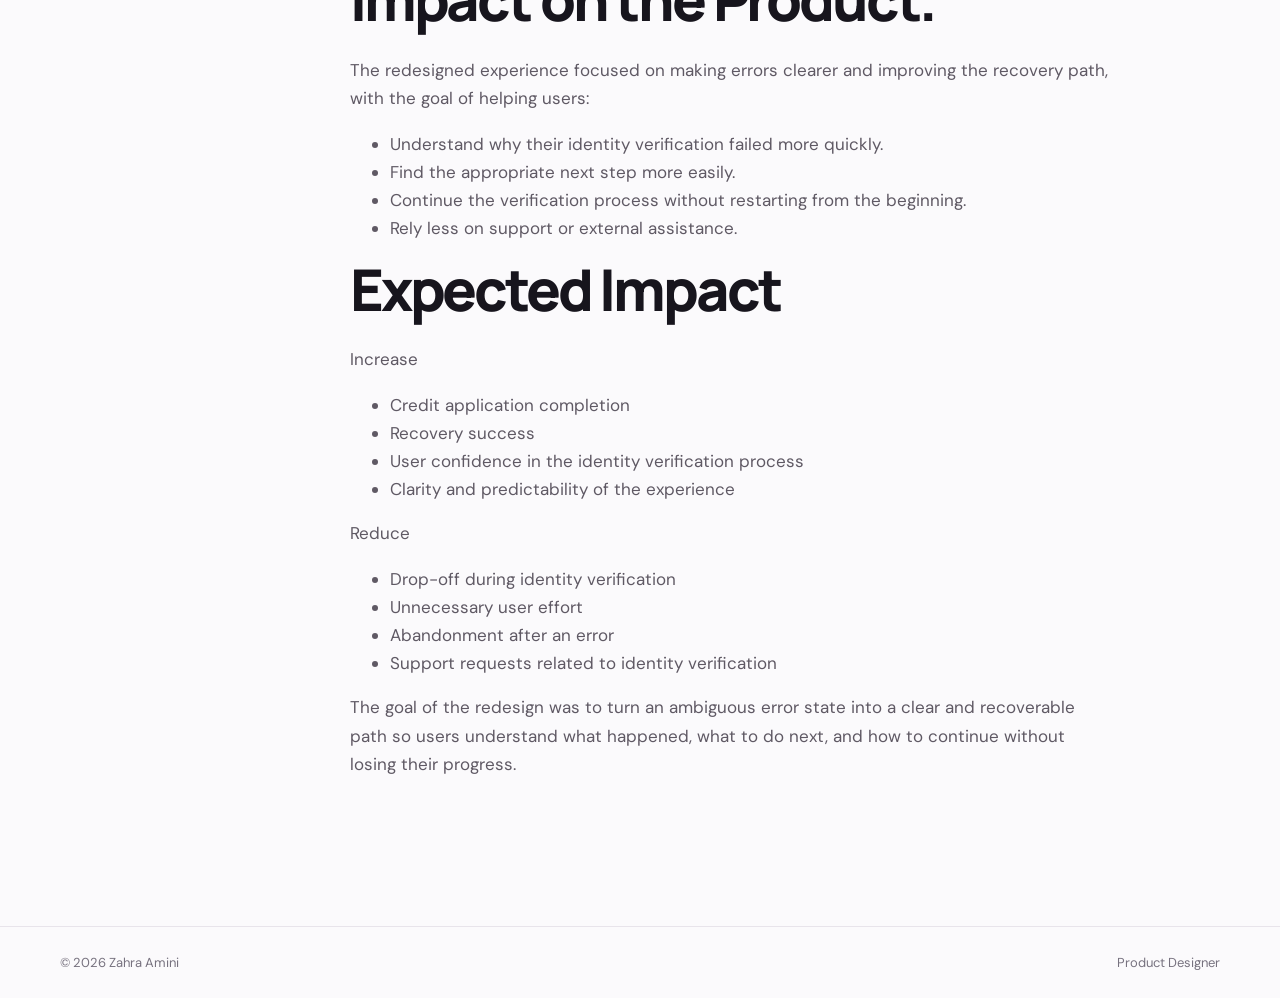
<file: case-study-nexa.html>
<!doctype html>
<html lang="en">

<head>
    <meta charset="utf-8">
    <meta name="viewport" content="width=device-width, initial-scale=1">

    <title>Nexa FinTech Case Study — Zahra Amini</title>
     <link rel="preconnect" href="https://fonts.googleapis.com">
    <link rel="preconnect" href="https://fonts.gstatic.com" crossorigin>

    <link href="https://fonts.googleapis.com/css2?family=DM+Sans:wght@400;500;600;700&family=Manrope:wght@500;600;700;800&display=swap" rel="stylesheet">

    <link rel="stylesheet" href="style.css">
</head>

<body>

    <header class="site-header">

        <a class="logo" href="index.html">
            Zahra Amini<span>.</span>
        </a>

        <button class="menu-btn">
            ☰
        </button>

        <nav>
            <a href="index.html#case-studies">Case Studies</a>
            <a href="index.html#about">About</a>
            <a href="index.html#experience">Experience</a>
            <a class="button primary" href="index.html#contact">
                Let’s talk
            </a>
        </nav>

    </header>


    <main class="case">

        <section class="case-hero container">

            <p class="eyebrow">
                CASE STUDY · FINTECH · 2026
            </p>

            <h1>
                Nexa FinTech
            </h1>

            <h2>
               Redesigning Identity Verification for Digital Credit
            </h2>

            <p>
                Reducing drop-off and improving error recovery in the credit application journey.
                Practice UX case study combining behavioral data analysis,
                UX research and mobile-first interface design.
            </p>

            <div class="case-stats">

                <span>
                    <b>12,000</b>
                    applications
                </span>

                <span>
                    <b>75,000+</b>
                    events
                </span>

                <span>
                    <b>5</b>
                    usability participants
                </span>

            </div>

        </section>


        <section class="case-image placeholder">
            <img class="img"
               src="assets/images/fintech-img/cover.png" 
               alt="Nexa credit application user flow and wireframes"
                >   
        </section>



        <section class="case-content container">

            <div class="toc">

                <span>
                    01 Overview
                </span>

                <span>
                    02 Research & Findings
                </span>

                <span>
                    03 Design 
                </span>

                <span>
                    04 Testing
                </span>

                <span>
                    05 Result & Learning
                </span>

            </div>


            <article>

                <p class="eyebrow">
                    01 — Overview 
                </p>

                 <h2>
                    Project Overview
                </h2>

                <p>
                    Nexa is a fintech platform that enables users to apply for credit digitally, review their financial status
                    , and manage their transactions.In this project, I focused on redesigning the identity verification experience,
                     as this is a critical step in the credit application journey. Errors at this stage can create friction and 
                     lead users to abandon the application. 
                    
                </p>

                <h2>
                    The Problem
                </h2>

                <p>
                    User behavior analysis showed that a significant number of users started a credit application but abandoned
                     it before completing the process.Initial analysis indicated that identity verification, particularly when
                    errors occurred, was one of the key drop-off points.
                    
                </p>

                 <h2>
                   Key Question
                </h2>

                <p>
                How might we help users understand identity verification errors and recover from them without abandoning their credit application?
                    
                </p>

                
                <h2>
                   Goal
                </h2>

                <p>
                Increase the credit application completion rate by reducing drop-off during identity verification.                    
                </p>


                <p class="eyebrow">
                    02 — Research & Findings
                </p>

                <h2>
                    What the data revealed
                </h2>

                <p>
                    I analyzed 12,000 credit applications and 75,364 events using Python and Pandas
                    to identify where users dropped off and what factors contributed to abandonment.
                    The analysis showed an overall completion rate of 34.07%, with 65.93% of applications abandoned before submission.
                    The largest drop occurred at the financial information step, while identity verification errors also emerged as 
                    an important source of friction.These findings helped narrow the focus toward error recovery and clearer guidance,
                    particularly during identity verification.
                </p>


                <div class="finding-grid">

                    <div>

                        <b>
                            34.07%
                        </b>

                        <span>
                            overall conversion
                        </span>

                    </div>


                    <div>

                        <b>
                            65.93%
                        </b>

                        <span>
                            overall drop-off
                        </span>

                    </div>


                    <div>

                        <b>
                            16.59%
                        </b>

                        <span>
                            drop-off at the first major step
                        </span>

                    </div>

                </div>
                <div class="case-image placeholder">
                        <img class="img"
                            src="assets/images/fintech-img/User Journey Map.png" 
                            alt="Nexa credit application User Journey Map"
                        >
                </div>
                <h2>
                    Research Approach

                </h2>
                <p>
                    
                    To identify where users dropped off and validate the hypotheses, 
                    I analyzed user behavior across the credit application journey using Python and Pandas.
                    The dataset included user type, device, application stages and final status, 
                    conversion and drop-off rates, time spent, and the number of errors experienced.
                </p>

                <ul>

                    <li>
                        Identity verification was a key drop-off point
                        Funnel analysis revealed a significant drop across the identity verification stages,
                         with the largest drop occurring when users moved from identity verification to financial information.
                    </li>

                    <li>
                      More errors were associated with lower completion
                      Users who experienced more errors had a lower likelihood of completing the application,
                       highlighting the importance of clear error handling and recovery.t.
                    </li>

                    <li>
                        Mobile users experienced higher drop-off
                        The drop-off rate was higher among mobile users than desktop users. 
                        This made mobile constraints and usage conditions an important consideration when redesigning the experience..
                    </li>

                </ul>
                <h3>
                    User Need
                    <br>
                        “I want to understand what went wrong and know how to fix it so I can continue my application.”
                </h3>

                <div class="case-image placeholder">
                    <img class="img"
                            src="assets/images/fintech-img/Data Analysis and Key Insights.png" 
                            alt="Nexa credit application Data Analysis and Key Insights"
                    >
                </div>
                 <h2>
                    Design Opportunities

                </h2>
                <p>
                    
                   How might we make the identity verification experience clearer and easier to recover from when errors occur?
                </p>
                <ul>
                    <li>
                        Clearly explain what went wrong and what the user needs to do next.
                    </li>

                    <li>
                        Allow users to recover from errors without having to restart the entire process.
                    </li>

                    <li>
                        Provide clear guidance before photo upload, including the required image type and key criteria for an acceptable photo.
                    </li>
                    <li>
                        Help users understand where they are in the application process and what steps remain.    
                    </li>

                </ul>
                

                <div class="case-image placeholder">
                    <img class="img"
                            src="assets/images/fintech-img/User Flow.png" 
                            alt="Nexa credit application User Flow"
                    >
                </div>

                <p class="eyebrow">
                    03 — Design
                </p>

                <h2>
                    Wireframes
                </h2>

                <p>
                    The redesign focused on a mobile-first Persian RTL
                    experience, clearer system feedback, more explicit
                    recovery actions and stronger visual hierarchy.
                </p>



                <div class="case-image placeholder">
                    <img class="img"
                            src="assets/images/fintech-img/Wireframes.png" 
                            alt="Nexa credit application Wireframes"
                    >
                </div>
                <h2>
                    Design
                </h2>

                <div class="case-image placeholder">
                    <img class="img"
                            src="assets/images/fintech-img/design.png" 
                            alt="Nexa credit application design"
                    >
                </div>


                <p class="eyebrow">
                    05 — TESTING
                </p>

                <h2>
                    Testing the new direction
                </h2>
                <p>
                   I tested the identity verification flow with 5 participants to evaluate task completion,
                   error understanding, and users’ ability to recover and continue the process after encountering an error.
                </p>
                <h3>
                   Participants
                </h3>

                <p>
                   5 users: 3 new users and 2 returning users, with a focus on the mobile experience.
                </p>

                <h3>
                   Test Goals & Success Metrics
                </h3>
                <p>
                   The goal was to assess how well users understood verification errors and whether they could continue and recover from
                   the process without assistance.
                </p>
                <div class="finding-grid">

                    <div>

                        <b>
                            4/5
                        </b>

                        <span>
                            Task completion
                        </span>

                    </div>


                    <div>

                        <b>
                            4/5
                        </b>

                        <span>
                            Recovery success
                        </span>

                    </div>


                    <div>

                        <b>
                            3/5
                        </b>

                        <span>
                            Error understanding
                        </span>

                    </div>
                    
                    <div>

                        <b>
                            42 sec
                        </b>

                        <span>
                            Time to recover
                        </span>

                    </div>

                </div>



                <h3>
                   Scenario
                </h3>
                <p>
                  Imagine you have applied for a 50 million toman credit through Nexa 
                  and have reached the identity verification step. Please complete the process as far as you can.
                </p>
                <ul>
                    <li>Task 1: Start the identity verification process.</li>
                    <li>Task 2: Upload your identification document.</li>
                    <li>Task 3: The uploaded image is unclear. What would you do?</li>
                </ul>
        

                <h3>
                Key Findings
                </h3>
                <ul>
                    <li>
                        Recovery guidance was insufficient      
                    </li>
                    <p>
                        After an unsuccessful verification attempt, users did not have enough information to understand what went wrong or decide what to do next.
                    </p>

                    <li>
                        Alternative verification paths were not visible enough
                    </li>
                    <p>
                        Some users did not notice that they could use an alternative method to complete the identity verification process.           
                   </p>

                </ul>
               <div class="case-image placeholder">
                    <img class="img"
                            src="assets/images/fintech-img/Usability Testings  and Iteration.png" 
                            alt="Nexa credit application Usability Testings  and Iteration"
                    >
                </div>



                <p class="eyebrow">
                    Result & Learning
                </p>

                <h2>
                   Impact on the Product.
                </h2>

                <p>
                  The redesigned experience focused on making errors clearer and improving the recovery path, with the goal of helping users:
                </p>
                <ul>
                    <li>Understand why their identity verification failed more quickly.</li>
                    <li>Find the appropriate next step more easily.</li>
                    <li>Continue the verification process without restarting from the beginning.</li>
                    <li>Rely less on support or external assistance. </li>
                </ul>
                
                <h2>
                    Expected Impact
                </h2>

                <p>
                   Increase    
                </p>
                <ul>
                    <li>Credit application completion</li>
                    <li>Recovery success</li>
                    <li>User confidence in the identity verification process</li>
                    <li>Clarity and predictability of the experience</li>
                </ul>
                <p>
                   Reduce    
                </p>
                <ul>
                    <li>Drop-off during identity verification</li>
                    <li>Unnecessary user effort</li>
                    <li>Abandonment after an error</li>
                    <li>Support requests related to identity verification</li>
                </ul>
                <p>
                    The goal of the redesign was to turn an ambiguous error state into a clear and recoverable path so users understand what happened,
                     what to do next, and how to continue without losing their progress.
                </p>


            </article>

        </section>

    </main>


    <footer>

        <div class="container">

            <span>
                © 2026 Zahra Amini
            </span>

            <span>
                Product Designer
            </span>

        </div>

    </footer>


    <script src="script.js"></script>

</body>

</html>
</file>
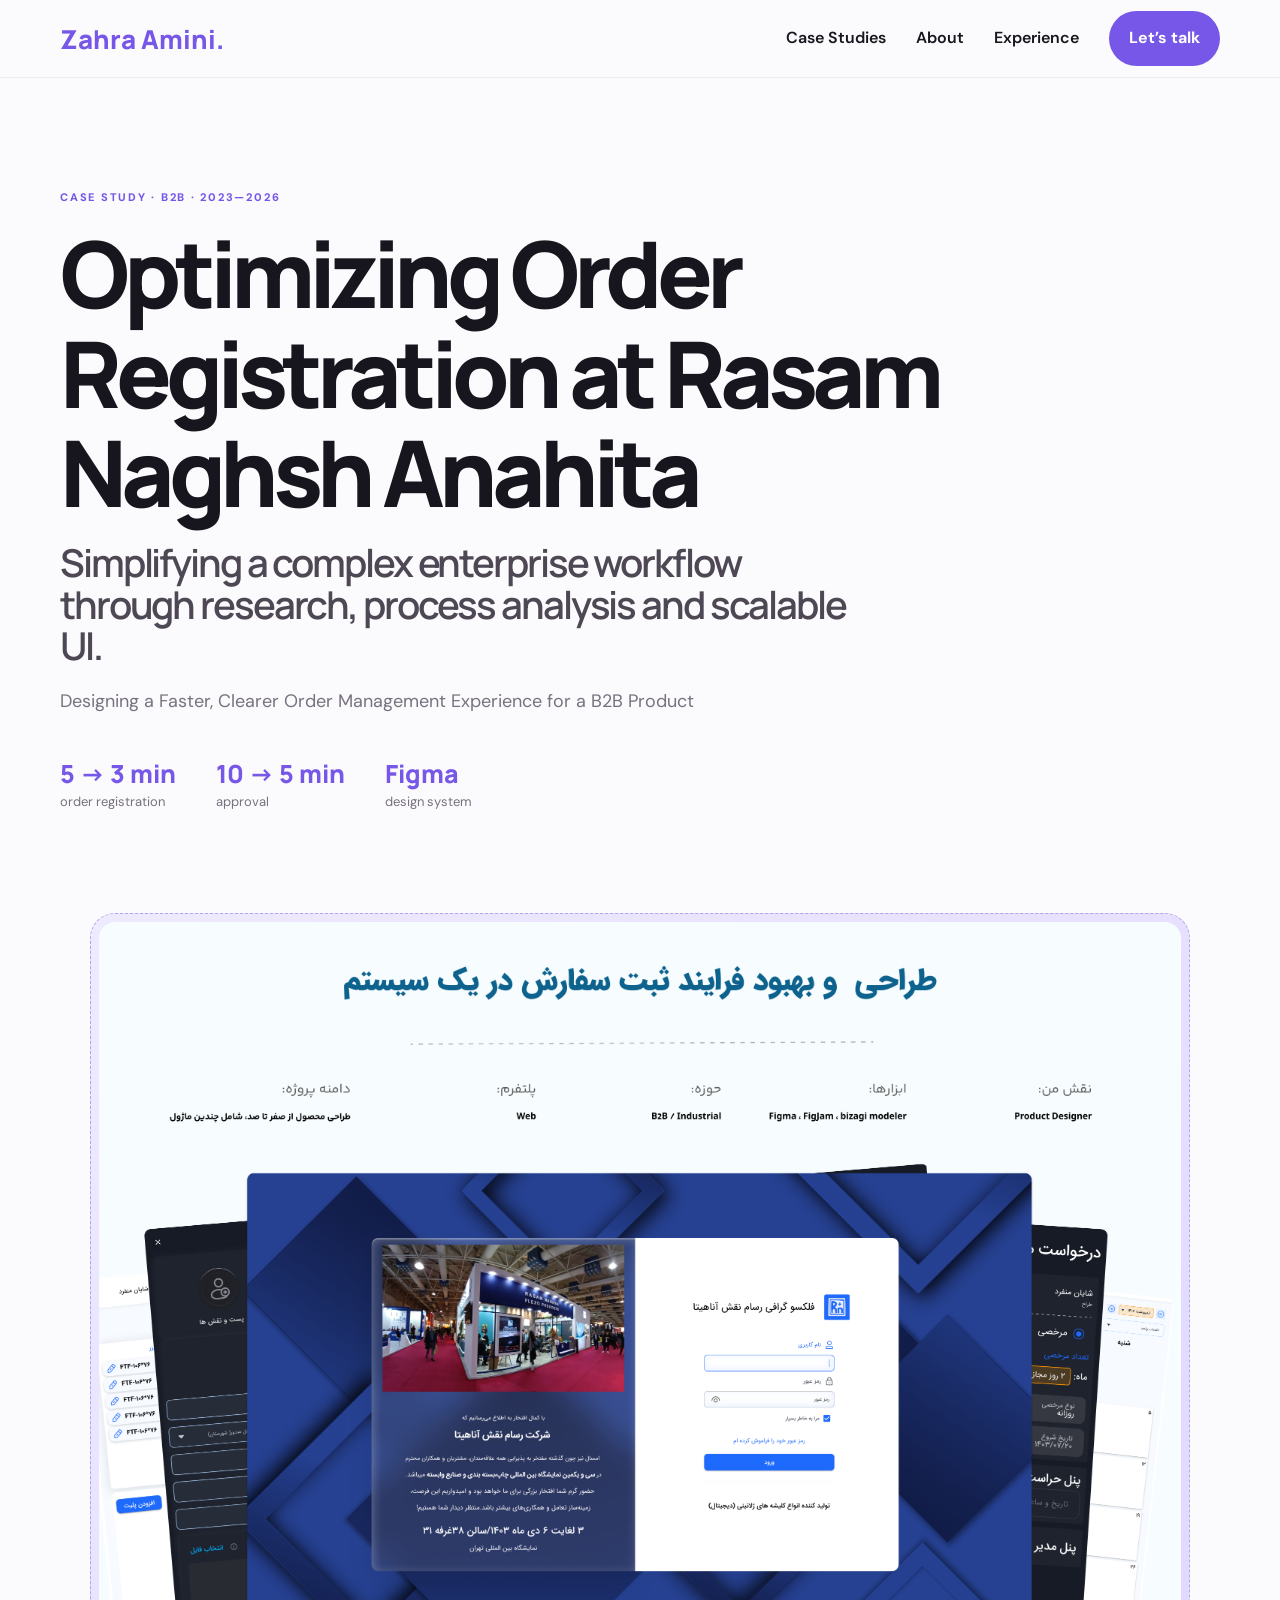
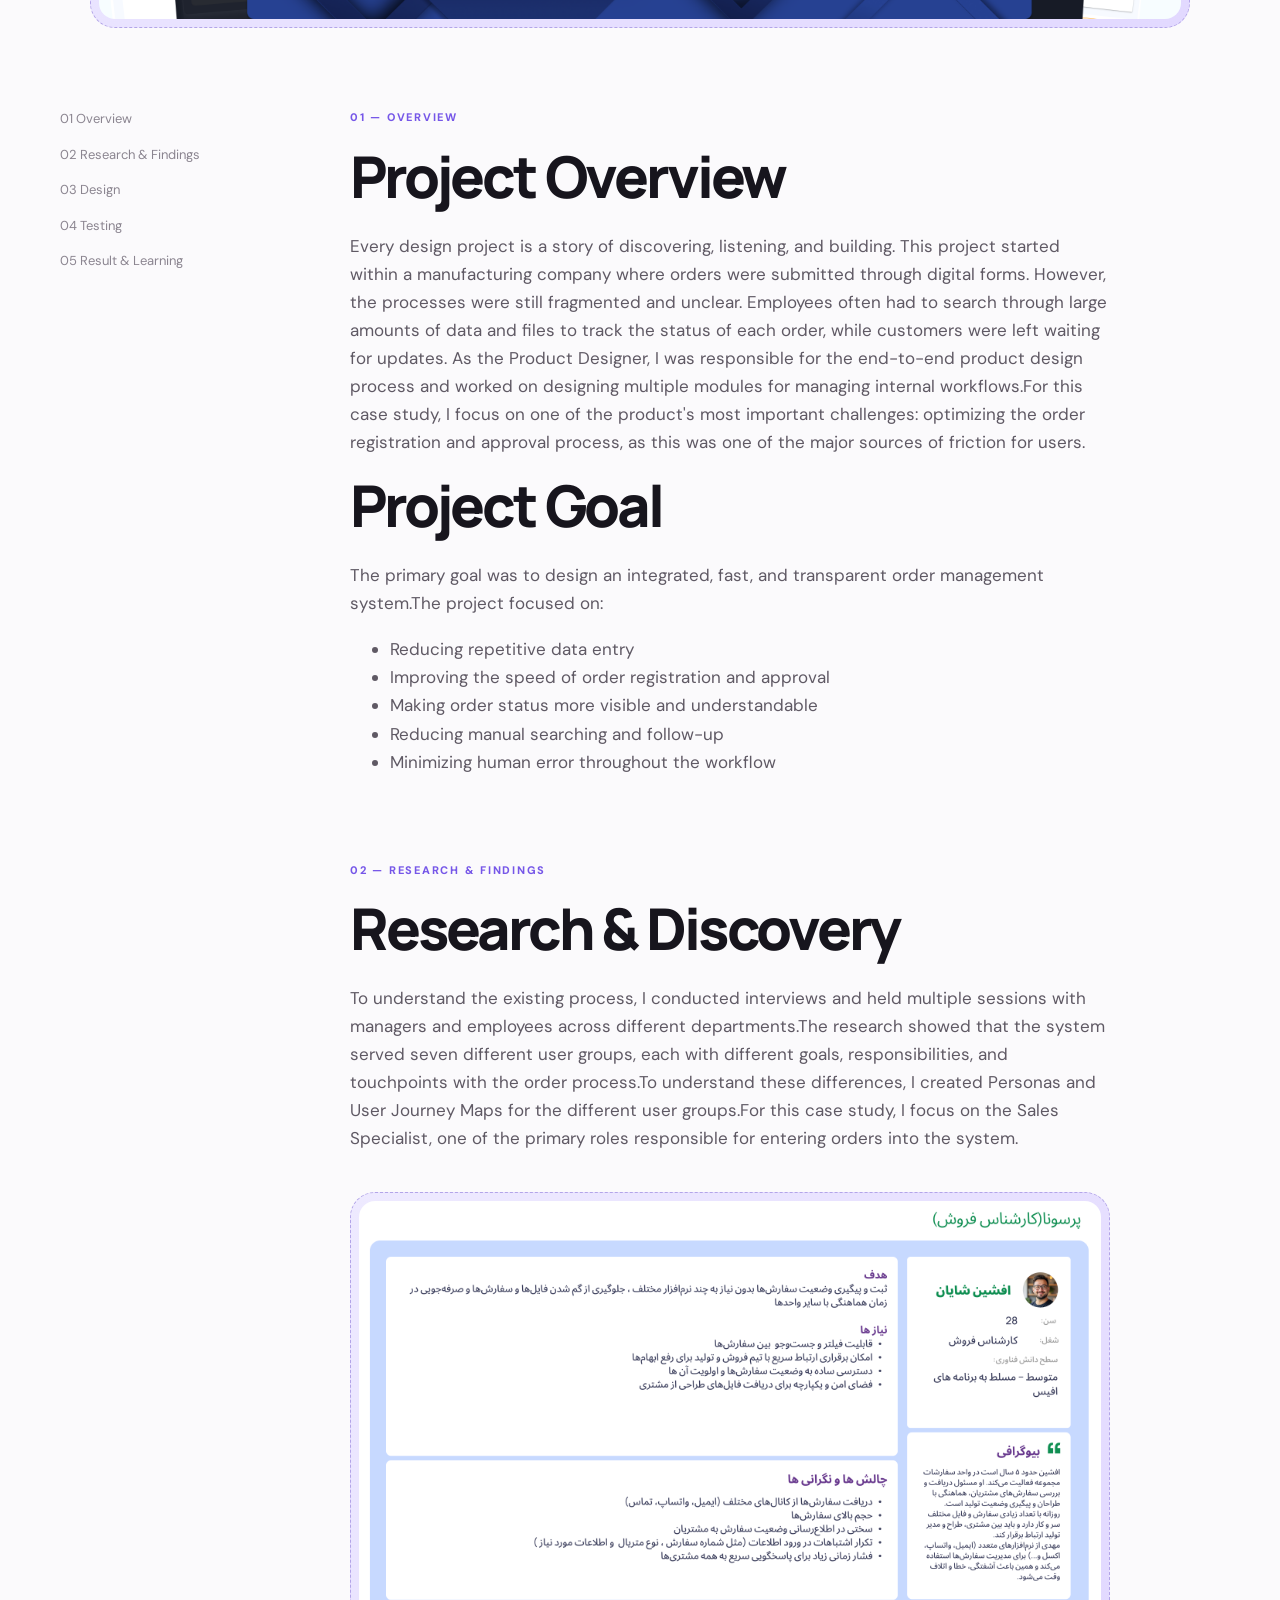
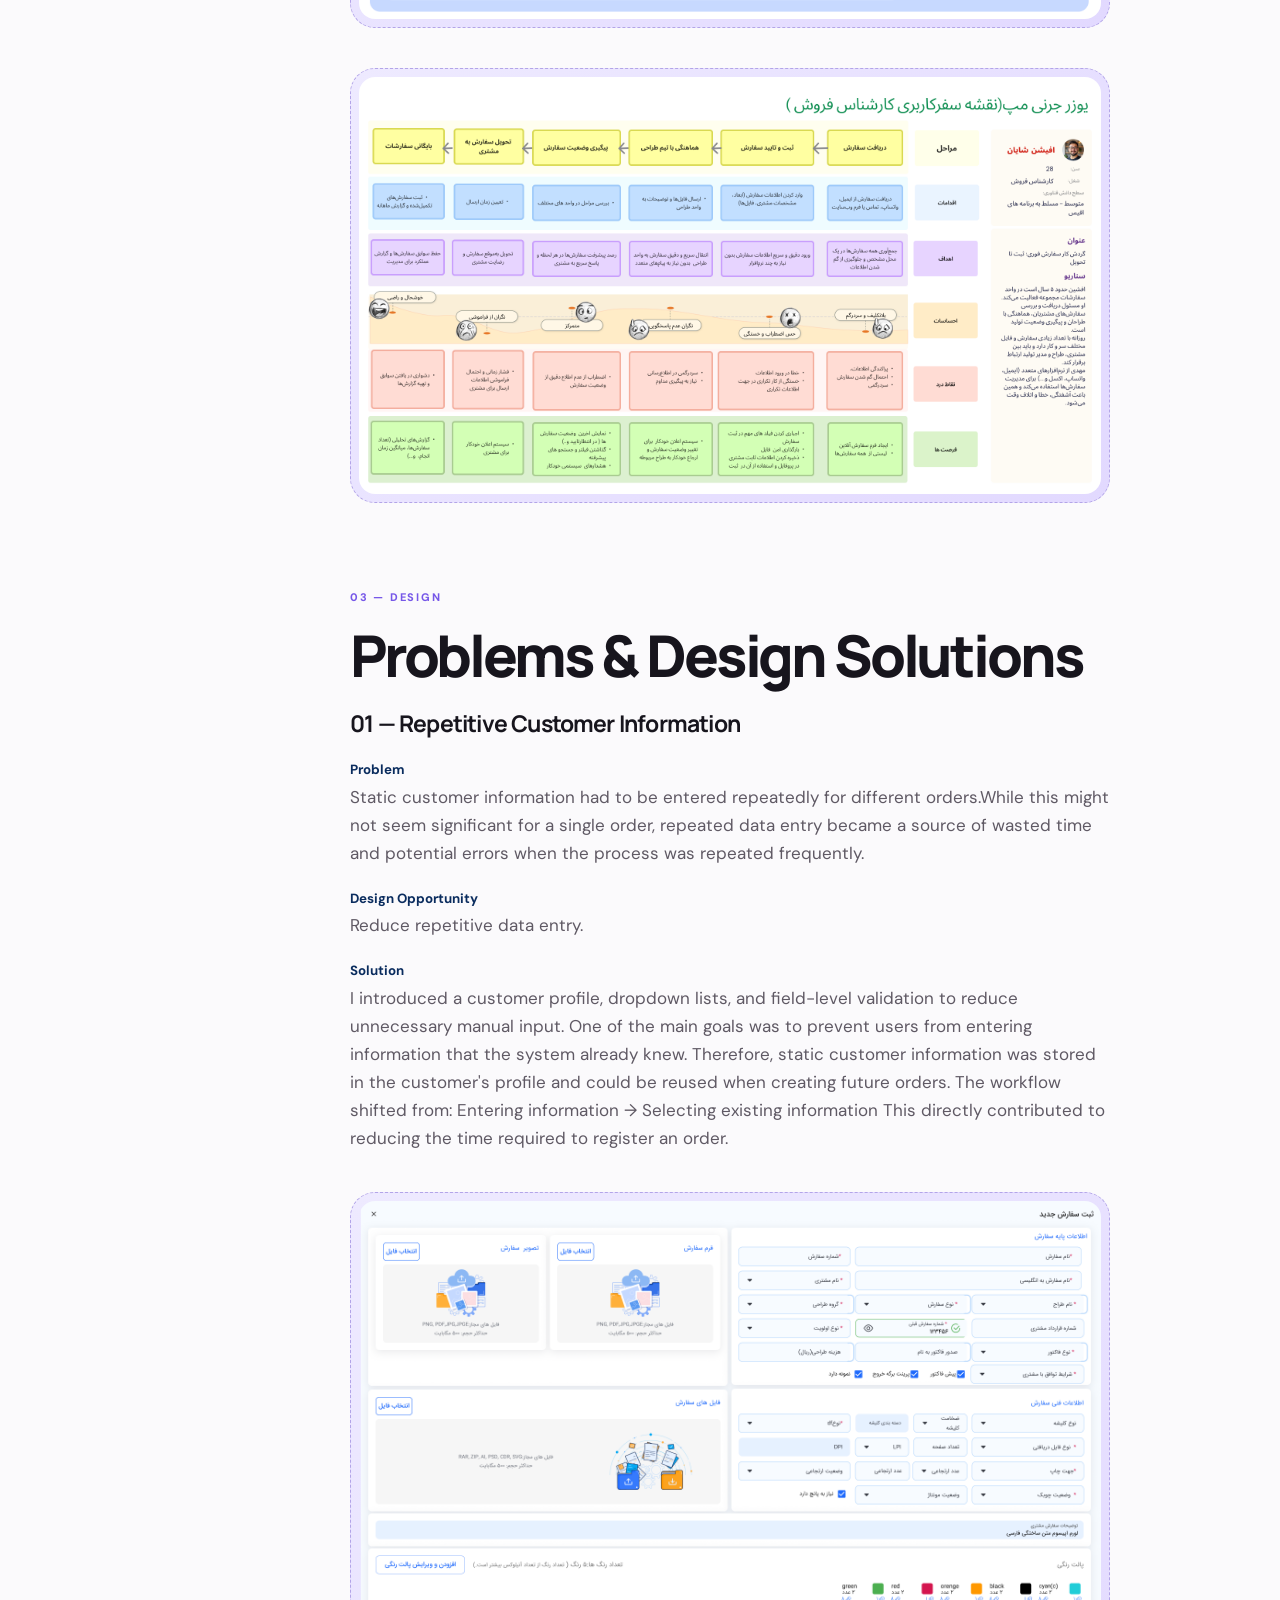
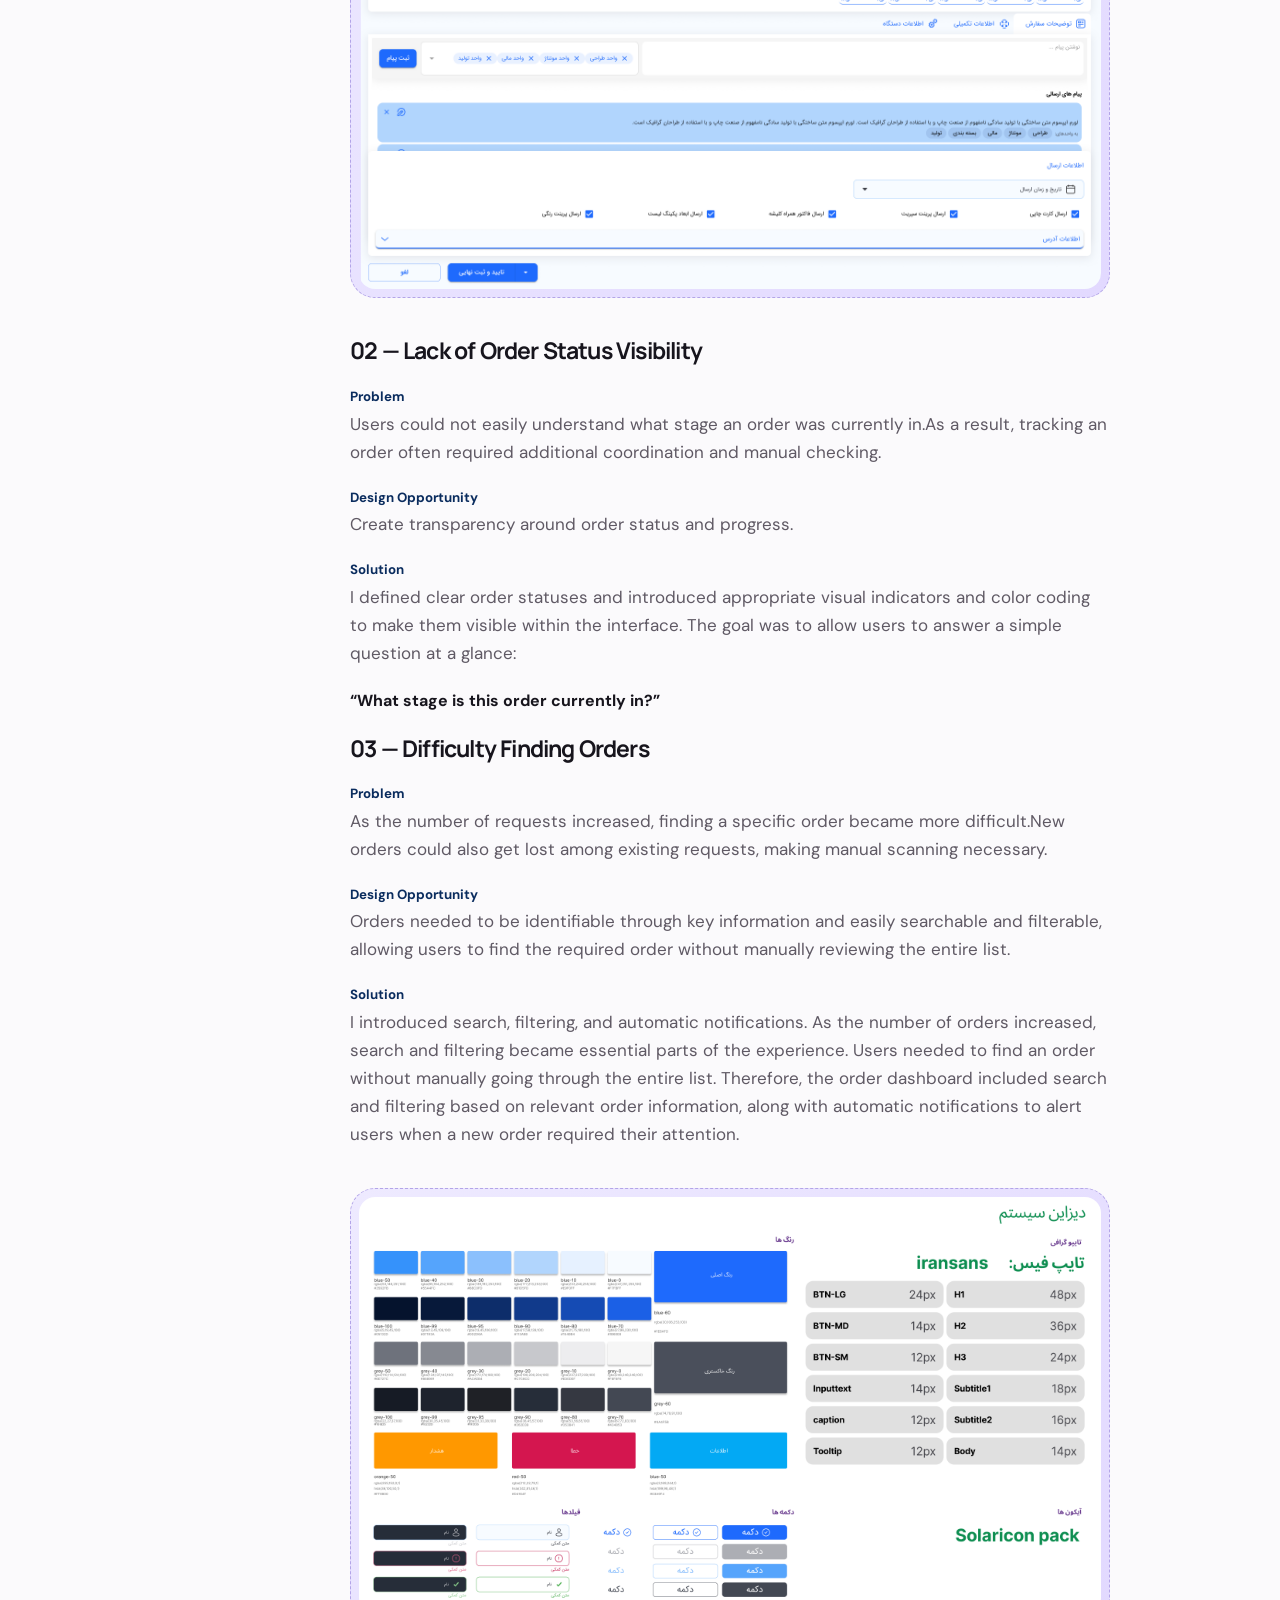
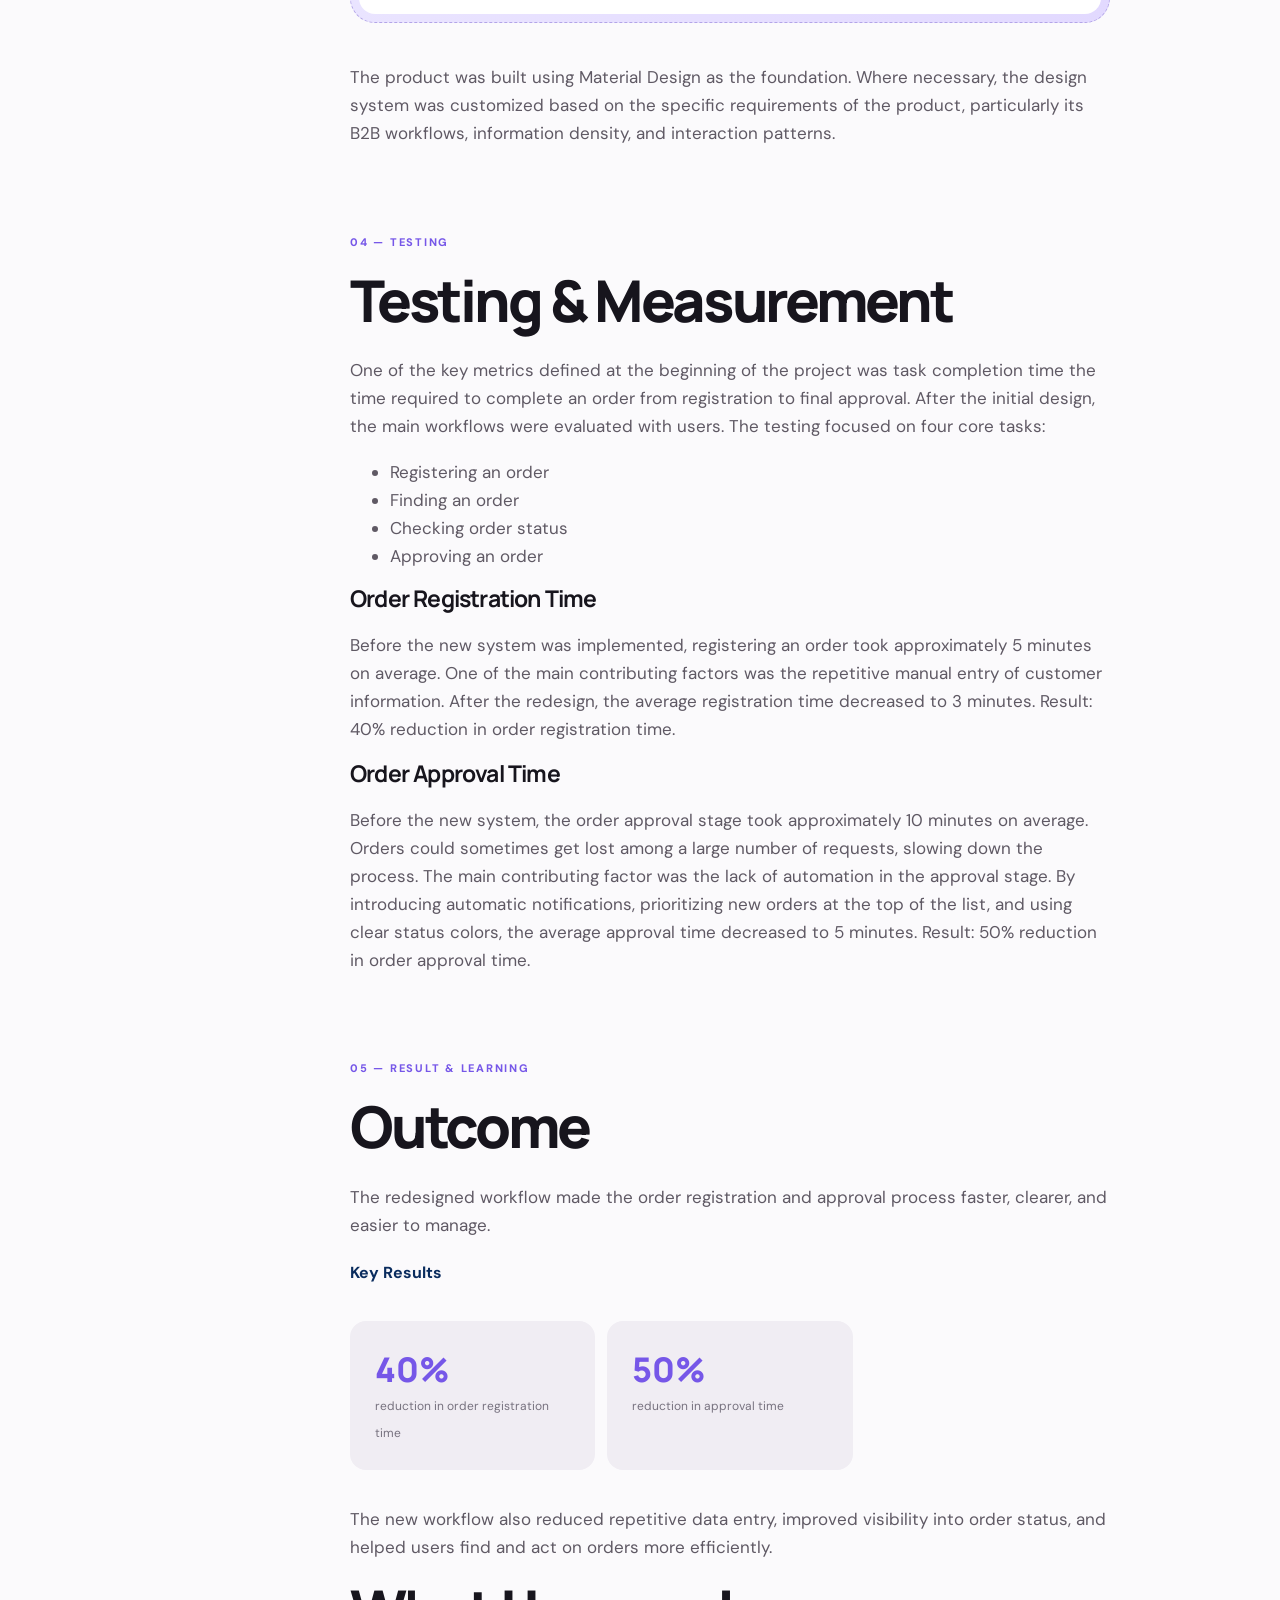
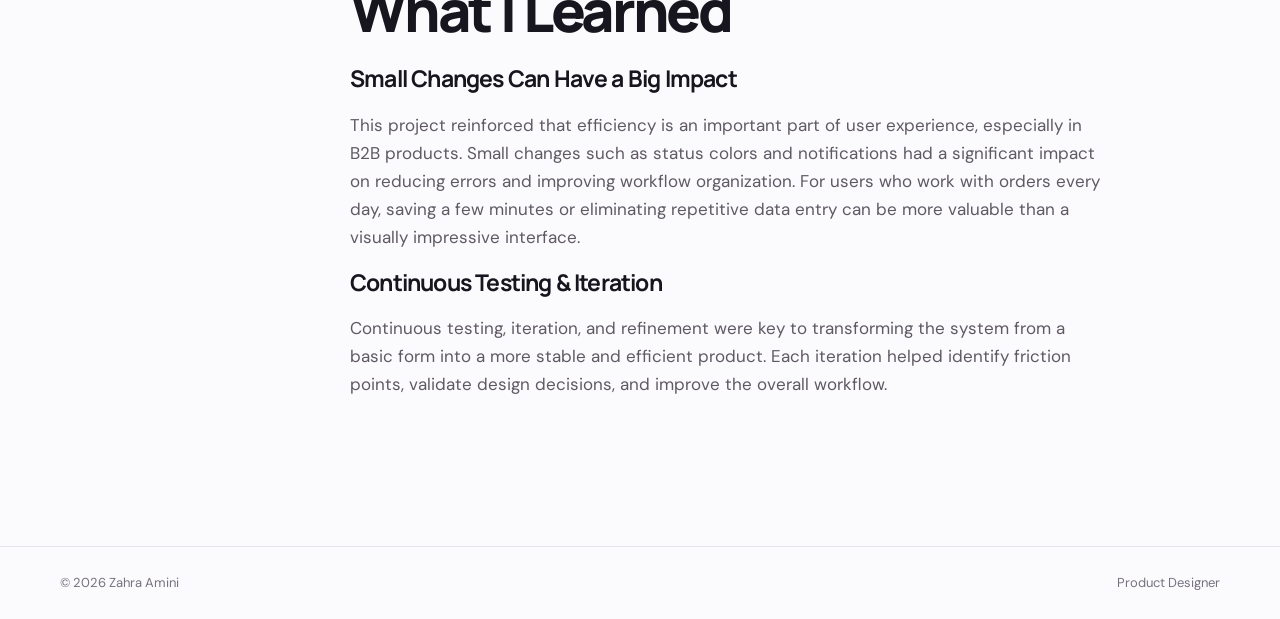
<file: case-study-order.html>
<!doctype html>
<html lang="en">

<head>
    <meta charset="utf-8">
    <meta name="viewport" content="width=device-width, initial-scale=1">

    <title>Order & Approval Case Study — Zahra Amini</title>
     <link rel="preconnect" href="https://fonts.googleapis.com">
    <link rel="preconnect" href="https://fonts.gstatic.com" crossorigin>

    <link href="https://fonts.googleapis.com/css2?family=DM+Sans:wght@400;500;600;700&family=Manrope:wght@500;600;700;800&display=swap" rel="stylesheet">

    <link rel="stylesheet" href="style.css">
</head>

<body>

    <header class="site-header">

        <a class="logo" href="index.html">
            Zahra Amini<span>.</span>
        </a>

        <button class="menu-btn">
            ☰
        </button>

        <nav>
            <a href="index.html#case-studies">Case Studies</a>
            <a href="index.html#about">About</a>
            <a href="index.html#experience">Experience</a>
            <a class="button primary" href="index.html#contact">
                Let’s talk
            </a>
        </nav>

    </header>


    <main class="case">

        <section class="case-hero container">

            <p class="eyebrow">
                CASE STUDY · B2B · 2023—2026
            </p>

            <h1>
                Optimizing Order Registration at Rasam Naghsh Anahita
            </h1>

            <h2>
                Simplifying a complex enterprise workflow through
                research, process analysis and scalable UI.
            </h2>

            <p>
                Designing a Faster, Clearer Order Management Experience for a B2B Product
            </p>

            <div class="case-stats">

                <span>
                    <b>5 → 3 min</b>
                    order registration
                </span>

                <span>
                    <b>10 → 5 min</b>
                    approval
                </span>

                <span>
                    <b>Figma</b>
                    design system
                </span>

            </div>

        </section>



        <section class="case-image placeholder">
            <img class="img"
               src="assets/images/rasam-img/cover.png" 
               alt="rasam cover"
                >   
        </section>


        <section class="case-content container">

            <div class="toc">

                <span>
                    01 Overview
                </span>

                <span>
                    02 Research & Findings
                </span>

                <span>
                    03 Design 
                </span>

                <span>
                    04 Testing
                </span>

                <span>
                    05 Result & Learning
                </span>

            </div>


            <article>

                <p class="eyebrow">
                    01 — Overview
                </p>

                <h2>
                    Project Overview
                </h2>

                <p>
                    Every design project is a story of discovering, listening, and building.
                    This project started within a manufacturing company where orders were submitted through digital forms. 
                    However, the processes were still fragmented and unclear. Employees often had to search through large amounts of
                    data and files to track the status of each order, while customers were left waiting for updates.
                    As the Product Designer, I was responsible for the end-to-end product design process and worked on designing multiple
                    modules for managing internal workflows.For this case study, I focus on one of the product's most important challenges: 
                    optimizing the order registration and approval process, as this was one of the major sources of friction for users.
                </p>
                <h2>
                    Project Goal
                </h2>
                <p>
                    The primary goal was to design an integrated, fast, and transparent order management system.The project focused on:
                </p>
                <ul>
                    <li>Reducing repetitive data entry</li>
                    <li>Improving the speed of order registration and approval</li>
                    <li>Making order status more visible and understandable</li>
                    <li>Reducing manual searching and follow-up</li>
                    <li>Minimizing human error throughout the workflow</li>
                </ul>
                <p class="eyebrow">
                    02 — Research & Findings
                </p>

                <h2>
                    Research & Discovery
                </h2>

                <p>
                    To understand the existing process, I conducted interviews and held multiple sessions with managers
                    and employees across different departments.The research showed that the system served seven different user groups, 
                    each with different goals, responsibilities, and touchpoints with the order process.To understand these differences,
                    I created Personas and User Journey Maps for the different user groups.For this case study, I focus on the Sales Specialist,
                    one of the primary roles responsible for entering orders into the system.
                </p>


                <div class="case-image placeholder">
                        <img class="img"
                            src="assets/images/rasam-img/persona.png" 
                            alt="problam  & research"
                        >
                </div>
                <div class="case-image placeholder">
                        <img class="img"
                            src="assets/images/rasam-img/map.png" 
                            alt="problam  & research"
                        >
                </div>


                <p class="eyebrow">
                    03 — DESIGN
                </p>

                <h2>
                    Problems & Design Solutions
                </h2>
                <h3>01 — Repetitive Customer Information</h3>
            
                <small class="text_subtitile">Problem</small>
                <p>
                    Static customer information had to be entered repeatedly for different orders.While this might not seem significant for a single order,
                     repeated data entry became a source of wasted time and potential errors when the process was repeated frequently.
                </p>
                <small class="text_subtitile">Design Opportunity</small>
                <p>
                    Reduce repetitive data entry.
                </p>
                <small class="text_subtitile">Solution</small>
                <p>
                    I introduced a customer profile, dropdown lists, and field-level validation to reduce unnecessary manual input.
                    One of the main goals was to prevent users from entering information that the system already knew.
                    Therefore, static customer information was stored in the customer's profile and could be reused when creating future orders.
                    The workflow shifted from:
                    Entering information → Selecting existing information
                    This directly contributed to reducing the time required to register an order.
                </p>


                <div class="case-image placeholder">
                        <img class="img"
                            src="assets/images/rasam-img/ui.png" 
                            alt="problam  & research"
                        >
                </div>

                <h3>02 — Lack of Order Status Visibility</h3>
                <small class="text_subtitile">Problem</small>
                <p>
                    Users could not easily understand what stage an order was currently in.As a result, tracking an order often required additional coordination and manual checking.
                </p>
                <small class="text_subtitile">Design Opportunity</small>
                <p>
                    Create transparency around order status and progress.
                </p>
                <small class="text_subtitile">Solution</small>
                <p>
                    I defined clear order statuses and introduced appropriate visual indicators and color coding to make them visible within the interface.
                    The goal was to allow users to answer a simple question at a glance:
                    <h4>“What stage is this order currently in?”</h4>
                </p>
                <h3>03 — Difficulty Finding Orders</h3>
                <small class="text_subtitile">Problem</small>
                <p>
                    As the number of requests increased, finding a specific order became more difficult.New orders could also get lost among existing requests, making manual scanning necessary.
                </p>
                <small class="text_subtitile">Design Opportunity</small>
                <p>
                    Orders needed to be identifiable through key information and easily searchable and filterable,
                     allowing users to find the required order without manually reviewing the entire list.
                </p>
                <small class="text_subtitile">Solution</small>
                <p>
                    I introduced search, filtering, and automatic notifications.
                    As the number of orders increased, search and filtering became essential parts of the experience.
                    Users needed to find an order without manually going through the entire list.
                    Therefore, the order dashboard included search and filtering based on relevant order information,
                     along with automatic notifications to alert users when a new order required their attention.
                </p>


               
                <div class="case-image placeholder">
                        <img class="img"
                            src="assets/images/rasam-img/designsystem.png" 
                            alt="problam  & research"
                        >
                </div>
                <p>
                    The product was built using Material Design as the foundation.
                    Where necessary, the design system was customized based on the specific requirements of the product, 
                    particularly its B2B workflows, information density, and interaction patterns.
                </p>

                <p class="eyebrow">
                    04 — Testing
                </p>

                <h2>
                    Testing & Measurement
                </h2>

                <p>
                    One of the key metrics defined at the beginning of the project was task completion time
                    the time required to complete an order from registration to final approval.
                    After the initial design, the main workflows were evaluated with users.
                    The testing focused on four core tasks:
                </p>
                <ul>
                    <li>Registering an order</li> 
                    <li>Finding an order</li>    
                    <li>Checking order status</li>                
                    <li>Approving an order</li>
                </ul>
                <h3>Order Registration Time</h3>
                <p>
                    Before the new system was implemented, registering an order took approximately 5 minutes on average.
                    One of the main contributing factors was the repetitive manual entry of customer information.
                    After the redesign, the average registration time decreased to 3 minutes.
                    Result: 40% reduction in order registration time.
                </p>

                <h3>Order Approval Time</h3>
                <p>
                    Before the new system, the order approval stage took approximately 10 minutes on average.
                    Orders could sometimes get lost among a large number of requests, slowing down the process.
                    The main contributing factor was the lack of automation in the approval stage.
                    By introducing automatic notifications, prioritizing new orders at the top of the list, 
                    and using clear status colors, the average approval time decreased to 5 minutes.
                    Result: 50% reduction in order approval time.
                </p>

                <p class="eyebrow">
                    05 — Result & Learning
                </p>

                <h2>
                    Outcome
                </h2>
                <p>
                    The redesigned workflow made the order registration and approval process faster, clearer, and easier to manage.
                </p>
                <h4 class="text_subtitile">Key Results</h4>
                <div class="finding-grid">

                    <div>

                        <b>
                            40%
                        </b>

                        <span>
                            reduction in order registration time
                        </span>

                    </div>


                    <div>

                        <b>
                            50%
                        </b>

                        <span>
                            reduction in approval time
                        </span>

                    </div>

                </div>
                <p>
                    The new workflow also reduced repetitive data entry, improved visibility into order status, and helped users find and act on orders more efficiently.
                </p>
                <h2>What I Learned</h2>
                <h3>Small Changes Can Have a Big Impact</h3>
                <p>
                    This project reinforced that efficiency is an important part of user experience, especially in B2B products.
                    Small changes such as status colors and notifications had a significant impact on reducing errors and improving workflow organization.
                    For users who work with orders every day, saving a few minutes or eliminating repetitive data entry can be more valuable than 
                    a visually impressive interface.
                </p>
                <h3>Continuous Testing & Iteration</h3>
                <p>
                    Continuous testing, iteration, and refinement were key to transforming the system from a basic form into a more stable and efficient product.
                    Each iteration helped identify friction points, validate design decisions, and improve the overall workflow.
                </p>

            </article>

        </section>

    </main>


    <footer>

        <div class="container">

            <span>
                © 2026 Zahra Amini
            </span>

            <span>
                Product Designer
            </span>

        </div>

    </footer>


    <script src="script.js"></script>

</body>

</html>
</file>
<file: style.css>
:root {
    --ink: #17151d;
    --muted: #77727f;
    --line: #e8e4eb;
    --bg: #fbfafc;

    --purple: #7657e8;
    --purple2: #9b86f5;

    --dark: #24202d;

    --white: #ffffff;
    --lilac: #eee9ff;
}


/* =========================
   RESET
========================= */

* {
    box-sizing: border-box;
}

html {
    scroll-behavior: smooth;
}

body {
    margin: 0;
    background: var(--bg);
    color: var(--ink);
    font-family: "DM Sans", sans-serif;
    line-height: 1.65;
    -webkit-font-smoothing: antialiased;
}

img {
    max-width: 100%;
}

a {
    color: inherit;
}

h1,
h2,
h3 {
    font-family: "Manrope", sans-serif;
    line-height: 1.08;
    margin: 0 0 20px;
}

h1 {
    font-size: clamp(52px, 7.2vw, 92px);
    letter-spacing: -0.065em;
    font-weight: 800;
}

h2 {
    font-size: clamp(34px, 4.5vw, 60px);
    letter-spacing: -0.055em;
    font-weight: 800;
}

h3 {
    font-size: 23px;
    letter-spacing: -0.035em;
}

p {
    margin: 0 0 18px;
}

.container {
    width: min(1160px, calc(100% - 48px));
    margin-inline: auto;
}


/* =========================
   HEADER
========================= */

.site-header {
    height: 78px;

    display: flex;
    align-items: center;
    justify-content: space-between;

    padding: 0 max(24px, calc((100vw - 1160px) / 2));

    position: sticky;
    top: 0;
    z-index: 20;

    background: rgba(251, 250, 252, 0.88);
    backdrop-filter: blur(18px);

    border-bottom: 1px solid rgba(232, 228, 235, 0.65);
}

.logo {
    font-family: "Manrope", sans-serif;
    font-size: 26px;
    font-weight: 800;
    line-height: 1;

    color: var(--purple);
    text-decoration: none;
}

.logo span {
    color: var(--purple);
}

nav {
    display: flex;
    align-items: center;
    gap: 30px;
}

nav a {
    color: var(--ink);
    text-decoration: none;
    font-weight: 600;
}

nav a:hover {
    color: var(--purple);
}

nav .button.primary {
    color: var(--white);
}

.menu-btn {
    display: none;

    background: none;
    border: 0;

    font-size: 24px;

    cursor: pointer;
}


/* =========================
   BUTTONS
========================= */

.button {
    display: inline-flex;
    align-items: center;
    justify-content: center;

    padding: 13px 19px;

    border-radius: 999px;

    font-weight: 700;
    text-decoration: none;

    border: 1px solid transparent;

    transition:
        transform 0.25s ease,
        background 0.25s ease;
}

.button:hover {
    transform: translateY(-2px);
}

.button.primary {
    background: var(--purple);
    color: var(--white);
}

.button.primary:hover {
    background: #6445d6;
}


/* =========================
   HERO
========================= */

.hero {
    min-height: calc(100vh - 78px);

    display: grid;
    grid-template-columns: 1.1fr 0.9fr;

    align-items: center;

    gap: 60px;

    padding-top: 55px;
    padding-bottom: 80px;
}

.eyebrow {
    font-size: 11px;
    letter-spacing: 0.16em;
    font-weight: 800;

    color: var(--purple);

    text-transform: uppercase;

    margin-bottom: 18px;
}

.hero h1 {
    font-size: 62px;
    line-height: 1.08;
}

.hero h1 em {
    font-style: normal;
    color: var(--purple);
}

.hero-lead {
    max-width: 650px;

    font-size: 18px;

    color: var(--muted);
}

.actions {
    display: flex;

    gap: 12px;

    margin-top: 30px;
}


/* =========================
   HERO PHOTO
========================= */

.hero-art {
    height: 510px;

    position: relative;

    overflow: hidden;

    border-radius: 28px;

    background: #f0ecff;
}

.hero-photo {
    width: 100%;
    height: 100%;

    display: block;

    object-fit: cover;
    object-position: center;

    border-radius: 28px;
}


/* =========================
   SECTION HEAD
========================= */

.section-head {
    display: flex;

    align-items: end;

    justify-content: space-between;

    gap: 40px;

    margin-bottom: 45px;
}


/* =========================================================
   CASE STUDIES
========================================================= */

.case-section {
    background: var(--bg);

    padding: 95px 0 115px;

    color: var(--ink);
}

.case-section-head {
    margin-bottom: 55px;
}

.case-section-head h2 {
    margin-bottom: 0;
}

.case-intro {
    max-width: 390px;

    color: var(--muted);

    font-size: 14px;

    line-height: 1.75;

    margin: 0;
}


/* =========================
   CASE LIST
========================= */

.case-list {
    display: flex;

    flex-direction: column;

    gap: 70px;
}


/* =========================
   PROJECT
========================= */

.project {
    display: grid;

    grid-template-columns: minmax(0, 1.08fr) minmax(0, 0.92fr);

    min-height: 500px;

    width: 100%;
}


/* =========================
   PROJECT VISUAL
========================= */

.project .visual {
    position: relative;

    min-height: 500px;

    padding: 22px;

    overflow: hidden;

    text-decoration: none;
}

.project.blue .visual {
    background: #dfe8ff;
     border-radius: 24px;
    overflow: hidden;
}

.project.gray .visual {
    background: #dedfdc;
    border-radius: 24px;
    overflow: hidden;
}

.project.violet .visual {
    background: #e9e0ff;
    border-radius: 24px;
    overflow: hidden;
   
}


/* =========================
   VISUAL LABEL
========================= */

.visual-label {
    position: relative;

    z-index: 3;

    font-size: 10px;

    font-weight: 800;

    letter-spacing: 0.1em;

    text-transform: uppercase;

    color: rgba(23, 21, 29, 0.72);
}


/* =========================
   VISUAL NUMBER
========================= */

.visual-number {
    position: absolute;

    right: 22px;
    bottom: 15px;

    z-index: 3;

    font-family: "Manrope", sans-serif;

    font-size: 76px;

    line-height: 0.8;

    font-weight: 800;

    letter-spacing: -0.08em;

    color: rgba(23, 21, 29, 0.07);

    pointer-events: none;
}


/* =========================
   SCREEN
========================= */

.screen {
    position: absolute;

    top: 16%;
    left: 8%;

    width: 84%;
    height: 72%;

    background: var(--white);

    border-radius: 18px;

    overflow: hidden;

    box-shadow:
        0 24px 55px rgba(17, 17, 20, 0.15);

    transform: rotate(-2deg);

    transition:
        transform 0.45s ease,
        box-shadow 0.45s ease;
}

.project:hover .screen {
    transform: rotate(0deg) translateY(-7px);

    box-shadow:
        0 32px 65px rgba(17, 17, 20, 0.18);
}

.screen img {
    width: 100%;
    height: 100%;

    display: block;

    object-fit: cover;

    object-position: center;
    
}


/* =========================
   NEXA MOBILE SCREEN
========================= */

.mobile-screen {
    top: 11%;

    left: 32%;

    width: 36%;

    height: 80%;

    padding: 7px;

    border-radius: 27px;

    background: #17151d;

    box-shadow:
        0 28px 65px rgba(23, 21, 29, 0.23);

    transform: rotate(-4deg);
}

.mobile-screen img {
    width: 100%;
    height: 100%;

    border-radius: 20px;

    object-fit: cover;
}

.project:hover .mobile-screen {
    transform: rotate(0deg) translateY(-7px);
}


/* =========================
   PROJECT INFO
========================= */

.project .info {
    display: flex;

    flex-direction: column;

    justify-content: center;

    padding: 45px 0 45px 55px;

}

.info-top {
    max-width: 500px;
}

.info small {
    display: block;

    color: var(--muted);

    font-size: 9px;

    font-weight: 800;

    letter-spacing: 0.1em;

    line-height: 1.5;

    text-transform: uppercase;

    margin-bottom: 15px;
}

.info h3 {
    margin: 0 0 18px;

    font-family: "Manrope", sans-serif;

    font-size: clamp(34px, 3.5vw, 52px);

    line-height: 1;

    letter-spacing: -0.055em;

    font-weight: 700;
}

.info p {
    max-width: 480px;

    color: var(--muted);

    font-size: 14px;

    line-height: 1.8;

    margin: 0;
}


/* =========================
   METRICS
========================= */

.metrics {
    display: grid;

    grid-template-columns: 1fr 1fr;

    gap: 18px;

    max-width: 440px;

    margin: 30px 0;
}

.metrics > div {
    padding-top: 14px;

    border-top: 1px solid var(--line);
}

.metrics b {
    display: block;

    font-family: "Manrope", sans-serif;

    font-size: 19px;

    line-height: 1.2;

    font-weight: 800;

    letter-spacing: -0.035em;
}

.metrics span {
    display: block;

    margin-top: 5px;

    color: var(--muted);

    font-size: 10px;

    line-height: 1.4;
}


/* =========================
   CASE LINK
========================= */

.case-link {
    width: fit-content;

    color: var(--ink);

    font-size: 12px;

    font-weight: 800;

    text-decoration: none;

    border-bottom: 1px solid var(--ink);

    padding-bottom: 3px;

    transition:
        color 0.25s ease,
        border-color 0.25s ease,
        transform 0.25s ease;
}

.case-link:hover {
    color: var(--purple);

    border-color: var(--purple);

    transform: translateX(4px);
}


/* =========================================================
   WORK PREVIEW
========================================================= */

.work-preview {
    padding: 110px 0;
}

.work-grid {
    display: grid;

    grid-template-columns: repeat(3, 1fr);

    gap: 20px;
}

.project-card {
    color: inherit;

    text-decoration: none;
}

.project-visual {
    height: 340px;

    border-radius: 22px;

    position: relative;

    overflow: hidden;

    padding: 22px;

}

.project-visual > span {
    font-size: 12px;

    font-weight: 800;

    color: rgba(255, 255, 255, 0.75);
}

.project-visual.purple {
    background: linear-gradient(
        145deg,
        #7152e2,
        #a28ef5
    );
}

.project-visual.dark {
    background: #28232f;
}

.project-visual.lilac {
    background: #ddd4ff;
}

.project-visual.lilac > span {
    color: #5d4ca0;
}

.mini-ui {
    position: absolute;

    left: 14%;
    right: 10%;

    top: 23%;
    bottom: 10%;

    background: #fff;

    border-radius: 15px;

    padding: 18px;

    box-shadow:
        0 20px 50px rgba(30, 15, 70, 0.2);
}

.mini-ui i {
    display: block;

    width: 55%;
    height: 8px;

    background: #ddd8e7;

    margin-bottom: 12px;

    border-radius: 5px;
}

.mini-ui b {
    display: block;

    height: 48px;

    background: #f1eef5;

    margin-top: 10px;

    border-radius: 8px;
}

.browser {
    position: absolute;

    left: 10%;
    right: 10%;

    top: 22%;
    bottom: 11%;

    background: #fff;

    border-radius: 16px;

    box-shadow:
        0 20px 60px rgba(0, 0, 0, 0.2);
}

.browser::before {
    content: "";

    position: absolute;

    top: 0;
    left: 0;
    right: 0;

    height: 38px;

    background: #eeeaf1;

    border-radius: 16px 16px 0 0;
}

.browser b {
    display: block;

    height: 10px;
    width: 38%;

    background: #ded9e4;

    margin: 62px 24px 14px;
}

.browser b ~ b {
    margin-top: 12px;

    width: 70%;
}

.phone {
    position: absolute;

    left: 30%;
    right: 30%;

    top: 11%;
    bottom: -2%;

    background: #17151d;

    border: 7px solid #2f2938;

    border-radius: 30px;

    padding: 38px 14px 14px;
}

.phone::before {
    content: "";

    position: absolute;

    top: 12px;
    left: 30%;
    right: 30%;

    height: 5px;

    background: #777080;

    border-radius: 5px;
}

.phone b,
.phone i {
    display: block;

    background: #fff;

    border-radius: 7px;

    height: 38px;

    margin-bottom: 9px;
}

.phone i {
    height: 54px;

    background: #eeeaff;
}

.card-copy {
    display: flex;

    justify-content: space-between;

    gap: 20px;

    padding: 22px 2px 8px;
}

.card-copy h3 {
    margin-bottom: 9px;
}

.card-copy p {
    color: var(--muted);

    font-size: 14px;
}

.arrow {
    font-size: 25px;
}

.project-card small {
    color: var(--purple);

    font-weight: 700;

    font-size: 11px;

    letter-spacing: 0.06em;
}


/* =========================================================
   WORK SAMPLES
========================================================= */

.work-samples {
    padding: 20px 0 110px;
}

.sample-grid {
    display: grid;

    grid-template-columns: repeat(3, 1fr);

    gap: 18px;
}

.sample-card {
    border-top: 1px solid var(--line);

    padding-top: 18px;

    text-decoration: none;

    color: inherit;
}

.sample-visual {
    height: 225px;

    width: 100%;

    margin-bottom: 20px;

    border-radius: 20px;

    position: relative;

    overflow: hidden;

    padding: 0;

    transition:
        transform 0.25s ease;
}

.sample-visual img {
    position: absolute;

    inset: 0;

    width: 100%;
    height: 100%;

    object-fit: cover;

    display: block;
}

.sample-image {
    width: 100%;
    height: 100%;

    object-fit: cover;

    display: block;

    cursor: zoom-in;

    transition:
        transform 0.35s ease;
}

.sample-visual:hover {
    transform: translateY(-4px);
}

.sample-visual:hover .sample-image {
    transform: scale(1.04);
}

.sample-number {
    position: absolute;

    top: 16px;
    left: 18px;

    color: rgba(255, 255, 255, 0.75);

    font: 800 11px "Manrope";

    z-index: 2;
}

.sample-card:nth-child(3) .sample-number,
.sample-card:nth-child(4) .sample-number,
.sample-card:nth-child(5) .sample-number,
.sample-card:nth-child(9) .sample-number {
    color: #66549c;
}

.sample-card h3 {
    margin-bottom: 8px;
}

.sample-card p {
    color: var(--muted);

    font-size: 14px;

    margin-bottom: 12px;
}

.sample-tag {
    font-size: 11px;

    color: var(--purple);

    font-weight: 800;

    letter-spacing: 0.06em;
}


/* =========================================================
   ABOUT
========================================================= */

#about {
    background: var(--purple);

    color: var(--white);

    padding: 95px 0 105px;
}

.about-heading {
    margin-bottom: 55px;
}

.about-heading p {
    color: rgba(255, 255, 255, 0.78);

    font-size: 11px;

    font-weight: 800;

    letter-spacing: 0.14em;

    text-transform: uppercase;

    margin-bottom: 10px;
}

.about-heading h2 {
    margin: 0;

    color: var(--white);

    font-size: clamp(36px, 4vw, 54px);

    line-height: 1;

    letter-spacing: -0.045em;
}

.about-heading h2 span {
    color: #d8ceff;
}

.about-grid {
    display: grid;

    grid-template-columns:
        minmax(0, 1fr)
        minmax(0, 1fr);

    gap: 80px;

    align-items: start;
}

.about-big {
    max-width: 580px;

    margin: 0;

    font-family: "Manrope", sans-serif;

    font-size: clamp(31px, 3.8vw, 49px);

    font-weight: 700;

    line-height: 1.12;

    letter-spacing: -0.045em;

    color: var(--white);
}

.about-big em {
    color: #ddd5ff;

    font-style: normal;
}

.about-copy {
    max-width: 550px;
}

.about-copy p {
    margin: 0 0 22px;

    color: rgba(255, 255, 255, 0.82);

    font-size: 15px;

    line-height: 1.8;
}

.facts {
    display: grid;

    grid-template-columns: repeat(3, 1fr);

    gap: 22px;

    margin-top: 40px;

    padding-top: 25px;

    border-top: 1px solid rgba(255, 255, 255, 0.2);
}

.facts div {
    display: flex;

    flex-direction: column;

    gap: 6px;
}

.facts b {
    color: var(--white);

    font-family: "Manrope", sans-serif;

    font-size: 28px;

    line-height: 1;

    font-weight: 800;
}

.facts span {
    color: rgba(255, 255, 255, 0.72);

    font-size: 10px;

    line-height: 1.4;
}


/* =========================================================
   EXPERIENCE
========================================================= */

.experience {
    padding: 100px 0 110px;
}

.timeline article {
    display: grid;

    grid-template-columns: 180px 1fr;

    gap: 30px;

    padding: 30px 0;

    border-top: 1px solid var(--line);
}

.timeline article > span {
    color: var(--purple);

    font-weight: 800;
}

.timeline p {
    color: var(--muted);

    max-width: 760px;
}


/* =========================================================
   CAPABILITIES
========================================================= */

.capabilities {
    background: #f0edf3;

    padding: 100px 0;
}

.capabilities .section-head > p {
    max-width: 470px;

    color: var(--muted);

    font-size: 15px;
}

.skill-grid {
    display: grid;

    grid-template-columns: repeat(2, 1fr);

    border-top: 1px solid #d4cfd7;

    border-left: 1px solid #d4cfd7;

    margin-top: 40px;
}

.skill-list {
    padding: 30px 34px 35px;

    border-right: 1px solid #d4cfd7;

    border-bottom: 1px solid #d4cfd7;

    min-height: 195px;

    background: #f0edf3;
}

.skill-list > b {
    display: block;

    color: var(--purple);

    font: 800 12px "Manrope";

    letter-spacing: 0.08em;

    margin-bottom: 20px;
}

.skill-list h3 {
    font-size: 22px;

    margin-bottom: 12px;
}

.skill-list p {
    color: var(--muted);

    font-size: 14px;

    line-height: 1.85;

    max-width: 520px;

    margin: 0;
}


/* =========================================================
   EDUCATION
========================================================= */

.education-section {
    padding: 100px 0 110px;

    background: #f0edf3;
}

.education-section .section-head {
    margin-bottom: 60px;
}

.education-section .section-head > p {
    max-width: 440px;

    color: var(--muted);

    font-size: 15px;

    margin: 0;
}

.education-section h2 span {
    color: var(--purple);
}

.education-grid {
    display: grid;

    grid-template-columns: 1fr 1fr;

    gap: 80px;

    border-top: 1px solid #d4cfd7;

    padding-top: 35px;
}

.education-main > span {
    color: var(--purple);

    font-size: 12px;

    font-weight: 800;

    letter-spacing: 0.08em;
}

.education-main h3 {
    margin: 18px 0 10px;

    font-size: 26px;
}

.education-main p {
    color: var(--muted);

    font-size: 15px;

    margin-bottom: 8px;
}

.education-main small {
    color: #918b95;

    font-size: 13px;
}

.language-title {
    margin-top: 42px !important;
}

.certifications {
    display: flex;

    flex-direction: column;
}

.certifications div {
    display: grid;

    grid-template-columns: 55px 1fr;

    gap: 20px;

    padding: 14px 0;

    border-bottom: 1px solid #d4cfd7;
}

.certifications div:first-child {
    padding-top: 0;
}

.certifications b {
    color: var(--purple);

    font: 800 13px "Manrope", sans-serif;
}

.certifications span {
    color: var(--ink);

    font-size: 14px;
}


/* =========================================================
   CONTACT
========================================================= */

.contact {
    padding: 110px 0;
}

.contact h2 {
    max-width: 800px;
}

.contact > p:not(.eyebrow) {
    color: var(--muted);

    max-width: 600px;
}

.email {
    display: inline-block;

    color: var(--purple);

    font: 700 clamp(25px, 4vw, 48px) "Manrope";

    letter-spacing: -0.04em;

    text-decoration: none;

    margin: 20px 0 35px;
}

.email:hover {
    color: var(--purple2);
}

.contact-meta {
    display: flex;

    flex-wrap: wrap;

    gap: 15px 30px;

    color: var(--muted);

    font-size: 14px;
}

.contact-meta a {
    color: var(--muted);

    text-decoration: none;
}

.contact-meta a:hover {
    color: var(--purple);
}


/* =========================================================
   FOOTER
========================================================= */

footer {
    border-top: 1px solid var(--line);

    padding: 25px 0;

    color: var(--muted);

    font-size: 13px;
}

footer .container {
    display: flex;

    justify-content: space-between;
}


/* =========================================================
   IMAGE PREVIEW
========================================================= */

.image-preview {
    position: fixed;

    inset: 0;

    width: 100vw;
    height: 100vh;

    background: rgba(20, 17, 28, 0.95);

    display: flex;

    align-items: center;

    justify-content: center;

    opacity: 0;

    visibility: hidden;

    pointer-events: none;

    z-index: 9999;

    transition:
        opacity 0.25s ease,
        visibility 0.25s ease;
}

.image-preview.is-visible {
    opacity: 1;

    visibility: visible;

    pointer-events: auto;
}

.image-preview img {
    max-width: 94vw;

    max-height: 94vh;

    width: auto;
    height: auto;

    object-fit: contain;

    border-radius: 8px;
}

.image-preview-close {
    position: absolute;

    top: 20px;
    right: 28px;

    border: 0;

    background: none;

    color: white;

    font-size: 38px;

    line-height: 1;

    cursor: pointer;
}


/* =========================================================
   WORK PAGE
========================================================= */

.page-hero {
    padding: 110px 0 80px;
}

.page-hero h1 {
    max-width: 1000px;
}

.page-hero > p:last-child {
    max-width: 650px;

    color: var(--muted);

    font-size: 18px;
}

.all-work {
    padding-bottom: 120px;
}

.large-project {
    display: grid;

    grid-template-columns: 1.1fr 0.9fr;

    gap: 70px;

    align-items: center;

    padding: 55px 0;

    border-top: 1px solid var(--line);
}

.large-project.reverse {
    grid-template-columns: 0.9fr 1.1fr;
}

.large-project.reverse .project-visual {
    order: 2;
}

.large-project p:not(.eyebrow) {
    color: var(--muted);

    font-size: 17px;

    margin-bottom: 28px;
}

.large-project .project-visual {
    height: 450px;
}

.big.mini-ui {
    top: 16%;
    bottom: 8%;
}

.big.browser {
    top: 14%;
    bottom: 8%;
}

.big.phone {
    top: 7%;
    bottom: -2%;

    left: 34%;
    right: 34%;
}


/* =========================================================
   ABOUT PAGE
========================================================= */

.about-detail {
    display: grid;

    grid-template-columns: 1fr 1.4fr;

    gap: 100px;

    padding-bottom: 130px;
}

.about-detail > div:last-child {
    max-width: 650px;

    color: var(--muted);

    font-size: 17px;
}

.about-detail h3 {
    color: var(--ink);

    margin-top: 50px;
}


/* =========================================================
   CASE STUDY PAGE
========================================================= */

.case-hero {
    padding: 110px 0 70px;
}

.case-hero h1 {
    max-width: 1000px;
}

.case-hero h2 {
    font-size: clamp(24px, 3vw, 40px);

    max-width: 800px;

    color: #4e4855;

    font-weight: 600;
}

.case-hero > p:not(.eyebrow) {
    max-width: 650px;

    color: var(--muted);

    font-size: 18px;
}

.case-stats {
    display: flex;

    flex-wrap: wrap;

    gap: 40px;

    margin-top: 40px;
}

.case-stats span {
    color: var(--muted);

    font-size: 13px;
}

.case-stats b {
    display: block;

    color: var(--purple);

    font: 800 25px "Manrope";
}

.case-image {
    width: min(1100px, calc(100% - 48px));

    margin: 30px auto 80px;

    min-height: 460px;

    border-radius: 25px;

    padding: 8px;
}

.img{
    border-radius: 16px;
}
.placeholder {
    background: linear-gradient(
        135deg,
        #eeeaff,
        #e2d9ff
    );

    border: 1px dashed #b3a5e8;

    display: flex;

    align-items: center;

    justify-content: center;

    color: #6f5eb0;

    font-weight: 800;

    letter-spacing: 0.08em;

    font-size: 12px;
}

.case-content {
    display: grid;

    grid-template-columns: 220px 1fr;

    gap: 70px;

    padding-bottom: 130px;
}

.toc {
    display: flex;

    flex-direction: column;

    gap: 14px;

    color: #8b8590;

    font-size: 13px;

    position: sticky;

    top: 110px;

    height: max-content;
}

.case-content article {
    max-width: 760px;
}

.case-content article > h2 {
    margin-bottom: 25px;
}

.case-content article > p:not(.eyebrow),
.case-content li {
    font-size: 17px;

    color: #5f5964;
}

.case-content article > .eyebrow:not(:first-child) {
    margin-top: 85px;
}

.finding-grid {
    display: grid;

    grid-template-columns: repeat(3, 1fr);

    gap: 12px;

    margin: 35px 0;
}

.finding-grid div {
    background: #f0edf3;

    padding: 25px;

    border-radius: 16px;
}

.finding-grid b {
    display: block;

    font: 800 34px "Manrope";

    color: var(--purple);
}

.finding-grid span {
    font-size: 12px;

    color: var(--muted);
}

.case-content .case-image {
    width: 100%;

    min-height: 360px;

    margin: 40px 0;
}


/* =========================================================
   CASE BACK
========================================================= */

.case-back {
    padding-top: 30px;
}

.case-back .text-link {
    font-size: 13px;

    color: var(--muted);

    text-decoration: none;
}

.case-back .text-link:hover {
    color: var(--purple);
}


/* =========================================================
   PROGRESS
========================================================= */

.progress {
    position: fixed;

    top: 0;
    left: 0;

    height: 3px;

    background: var(--purple);

    z-index: 99;

    width: 0;
}


/* =========================================================
   TABLET
========================================================= */

@media (max-width: 900px) {

    .container {
        width: min(100% - 32px, 1160px);
    }


    /* HEADER */

    nav {
        display: none;
    }

    .menu-btn {
        display: block;
    }

    .site-header.open nav {
        display: flex;

        position: absolute;

        top: 78px;

        left: 0;
        right: 0;

        background: var(--bg);

        padding: 20px 24px;

        flex-direction: column;

        align-items: flex-start;

        gap: 18px;

        border-bottom: 1px solid var(--line);
    }


    /* HERO */

    .hero {
        grid-template-columns: 1fr;

        min-height: auto;

        padding-top: 55px;

        gap: 50px;
    }

    .hero h1 {
        font-size: clamp(48px, 8vw, 70px);
    }

    .hero-art {
        height: 450px;
    }


    /* SECTION HEAD */

    .section-head {
        align-items: flex-start;

        flex-direction: column;

        gap: 20px;
    }


    /* =========================
       CASE STUDIES
    ========================= */

    .case-section {
        padding: 80px 0 90px;
    }

    .case-section-head {
        margin-bottom: 45px;
    }

    .case-list {
        gap: 60px;
    }

    .project {
        grid-template-columns: 1fr;

        min-height: auto;
    }

    .project .visual {
        min-height: 430px;
    }

    .project .info {
        padding: 40px 0 10px;
    }

    .info h3 {
        font-size: clamp(36px, 7vw, 52px);
    }


    /* ABOUT */

    #about {
        padding: 80px 0 90px;
    }

    .about-heading {
        margin-bottom: 45px;
    }

    .about-grid {
        grid-template-columns: 1fr;

        gap: 40px;
    }

    .about-big {
        max-width: 650px;

        font-size: 36px;
    }


    /* EXPERIENCE */

    .experience {
        padding: 80px 0 90px;
    }

    .timeline article {
        grid-template-columns: 1fr;

        gap: 7px;
    }


    /* CAPABILITIES */

    .skill-grid {
        grid-template-columns: 1fr;
    }


    /* WORK */

    .work-grid,
    .sample-grid {
        grid-template-columns: 1fr;
    }


    /* EDUCATION */

    .education-grid {
        grid-template-columns: 1fr;

        gap: 55px;
    }


    /* CONTACT */

    .contact-meta {
        gap: 10px 25px;
    }


    /* WORK PAGE */

    .large-project,
    .large-project.reverse {
        grid-template-columns: 1fr;
    }

    .large-project.reverse .project-visual {
        order: 0;
    }


    /* CASE STUDY PAGE */

    .case-content {
        grid-template-columns: 1fr;

        gap: 35px;
    }

    .toc {
        position: static;

        display: grid;

        grid-template-columns: 1fr 1fr;
    }

    .case-stats {
        gap: 20px;
    }

    .finding-grid {
        grid-template-columns: 1fr;
    }

    .case-image {
        min-height: 300px;
    }

    .page-hero {
        padding-top: 80px;
    }

    .about-detail {
        grid-template-columns: 1fr;

        gap: 30px;
    }


    /* FOOTER */

    footer .container {
        flex-direction: column;

        gap: 8px;
    }

}


/* =========================================================
   MOBILE
========================================================= */

@media (max-width: 600px) {

    .container {
        width: min(100% - 28px, 1160px);
    }

    .site-header {
        height: 70px;

        padding-inline: 18px;
    }

    .site-header.open nav {
        top: 70px;
    }


    /* HERO */

    .hero {
        padding-top: 45px;

        padding-bottom: 65px;
    }

    .hero h1 {
        font-size: 45px;

        letter-spacing: -0.06em;
    }

    .hero-lead {
        font-size: 16px;
    }

    .hero-art {
        height: 360px;

        border-radius: 22px;
    }

    .hero-photo {
        border-radius: 22px;
    }


    /* =========================
       CASE STUDIES
    ========================= */

    .case-section {
        padding: 70px 0 80px;
    }

    .case-list {
        gap: 55px;
    }

    .project .visual {
        min-height: 350px;

        padding: 18px;
    }

    .visual-label {
        font-size: 8px;
    }

    .screen {
        top: 21%;

        left: 11%;

        width: 78%;

        height: 59%;
    }

    .mobile-screen {
        top: 10%;

        left: 28%;

        width: 44%;

        height: 78%;

        padding: 6px;

        border-radius: 24px;
    }

    .mobile-screen img {
        border-radius: 18px;
    }

    .visual-number {
        font-size: 58px;

        right: 18px;

        bottom: 12px;
    }

    .project .info {
        padding: 35px 0 5px;
    }

    .info small {
        font-size: 8px;

        margin-bottom: 12px;
    }

    .info h3 {
        font-size: 37px;

        margin-bottom: 16px;
    }

    .info p {
        font-size: 14px;

        line-height: 1.75;
    }

    .metrics {
        gap: 15px;

        margin: 27px 0;
    }

    .metrics b {
        font-size: 18px;
    }

    .metrics span {
        font-size: 9px;
    }

    .case-link {
        font-size: 11px;
    }


    /* ABOUT */

    .about-big {
        font-size: 31px;
    }

    .facts {
        gap: 15px;
    }

    .facts b {
        font-size: 25px;
    }

    .facts span {
        font-size: 10px;
    }


    /* SAMPLES */

    .sample-visual {
        height: 220px;
    }


    /* EDUCATION */

    .education-section {
        padding: 80px 0 90px;
    }

    .certifications div {
        grid-template-columns: 48px 1fr;

        gap: 12px;
    }


    /* CONTACT */

    .contact {
        padding: 85px 0;
    }

    .email {
        font-size: 28px;

        word-break: break-word;
    }


    /* CASE CONTENT */

    .toc {
        grid-template-columns: 1fr;
    }

}

/* =========================================================
   RESPONSIVE DESIGN
========================================================= */


/* =========================
   TABLET
   1024px and below
========================= */

@media (max-width: 1024px) {

    .container {
        width: min(92%, 1100px);
    }


    /* Header */

    .site-header {
        padding: 20px 4%;
    }

    .site-header nav {
        gap: 22px;
    }


    /* Hero */

    .hero {
        grid-template-columns: 1fr 0.75fr;
        gap: 40px;
        min-height: 650px;
    }

    .hero h1 {
        font-size: clamp(42px, 5.5vw, 68px);
    }

    .hero-lead {
        max-width: 560px;
    }


    /* Case studies */

    .project {
        grid-template-columns: 1fr;
    }

    .project .visual {
        min-height: 520px;
    }

    .project .info {
        padding: 40px;
    }


    /* Work samples */

    .sample-grid {
        grid-template-columns: repeat(2, 1fr);
    }


    /* About */

    .about-grid {
        grid-template-columns: 1fr;
        gap: 50px;
    }

    .about-big {
        max-width: 850px;
    }


    /* Skills */

    .skill-grid {
        grid-template-columns: repeat(2, 1fr);
    }


    /* Education */

    .education-grid {
        grid-template-columns: 1fr 1fr;
        gap: 60px;
    }

}



/* =========================
   MOBILE
   768px and below
========================= */

@media (max-width: 768px) {

    /* -------------------------
       GLOBAL
    ------------------------- */

    html {
        scroll-behavior: smooth;
    }

    body {
        overflow-x: hidden;
    }

    .container {
        width: min(90%, 1100px);
    }

    .section-head {
        gap: 25px;
    }

    h2 {
        font-size: clamp(32px, 8vw, 48px);
        line-height: 1.05;
    }


    /* -------------------------
       HEADER
    ------------------------- */

    .site-header {
        position: relative;
        padding: 18px 5%;
    }

    .site-header .menu-btn {
        display: flex;
        align-items: center;
        justify-content: center;
    }

    .site-header nav {
        display: none;
    }

    .logo {
        font-size: 18px;
    }


    /* -------------------------
       HERO
    ------------------------- */

    .hero {
        display: flex;
        flex-direction: column;
        gap: 45px;
        min-height: auto;
        padding-top: 70px;
        padding-bottom: 80px;
    }

    .hero-copy {
        width: 100%;
    }

    .hero h1 {
        font-size: clamp(42px, 11vw, 64px);
        line-height: 0.98;
        letter-spacing: -0.045em;
        margin: 20px 0 25px;
    }

    .hero-lead {
        font-size: 17px;
        line-height: 1.65;
        max-width: 100%;
    }

    .hero-art {
        width: 100%;
        display: flex;
        justify-content: center;
    }

    .hero-photo {
        width: 100%;
        max-width: 430px;
        height: auto;
    }

    .actions {
        margin-top: 30px;
    }

    .button {
        min-height: 48px;
    }


    /* -------------------------
       CASE STUDIES
    ------------------------- */

    .case-section {
        padding: 80px 0;
    }

    .case-section-head {
        display: flex;
        flex-direction: column;
        align-items: flex-start;
    }

    .case-intro {
        max-width: 600px;
    }

    .case-list {
        gap: 60px;
    }

    .project {
        display: flex;
        flex-direction: column;
    }

    .project .visual {
        min-height: auto;
        aspect-ratio: 4 / 3;
    }

    .project .info {
        padding: 30px 0 0;
    }

    .project .info h3 {
        font-size: clamp(30px, 8vw, 44px);
        line-height: 1.05;
    }

    .project .info-top p {
        font-size: 16px;
        line-height: 1.65;
    }

    .metrics {
        display: grid;
        grid-template-columns: 1fr 1fr;
        gap: 20px;
        margin-top: 30px;
    }

    .metrics b {
        font-size: 24px;
    }

    .metrics span {
        font-size: 13px;
    }

    .case-link {
        margin-top: 30px;
    }


    /* -------------------------
       WORK SAMPLES
    ------------------------- */

    .work-samples {
        padding-top: 80px;
        padding-bottom: 80px;
    }

    .sample-grid {
        grid-template-columns: 1fr;
        gap: 45px;
    }

    .sample-card {
        width: 100%;
    }

    .sample-visual {
        width: 100%;
        aspect-ratio: 16 / 10;
    }

    .sample-card h3 {
        font-size: 24px;
        margin-top: 20px;
    }

    .sample-card p {
        font-size: 15px;
        line-height: 1.6;
    }


    /* -------------------------
       ABOUT
    ------------------------- */

    .about-section {
        padding: 90px 0;
    }

    .about-heading {
        margin-bottom: 50px;
    }

    .about-grid {
        display: flex;
        flex-direction: column;
        gap: 40px;
    }

    .about-big {
        font-size: clamp(34px, 9vw, 52px);
        line-height: 1.05;
    }

    .about-copy {
        max-width: 100%;
    }

    .about-copy p {
        font-size: 16px;
        line-height: 1.7;
    }

    .facts {
        display: grid;
        grid-template-columns: repeat(3, 1fr);
        gap: 15px;
        margin-top: 35px;
    }

    .facts b {
        font-size: 26px;
    }

    .facts span {
        font-size: 12px;
    }


    /* -------------------------
       EXPERIENCE
    ------------------------- */

    .experience {
        padding-top: 80px;
        padding-bottom: 80px;
    }

    .timeline {
        margin-top: 50px;
    }

    .timeline article {
        display: grid;
        grid-template-columns: 90px 1fr;
        gap: 20px;
        padding: 35px 0;
    }

    .timeline article > span {
        font-size: 13px;
    }

    .timeline h3 {
        font-size: 22px;
        line-height: 1.2;
    }

    .timeline p {
        font-size: 15px;
        line-height: 1.65;
    }


    /* -------------------------
       CAPABILITIES
    ------------------------- */

    .capabilities {
        padding: 80px 0;
    }

    .skill-grid {
        grid-template-columns: 1fr;
        gap: 0;
    }

    .skill-list {
        padding: 35px 0;
    }

    .skill-list h3 {
        font-size: 24px;
    }

    .skill-list p {
        font-size: 15px;
        line-height: 1.7;
    }


    /* -------------------------
       EDUCATION
    ------------------------- */

    .education-section {
        padding: 80px 0;
    }

    .education-grid {
        grid-template-columns: 1fr;
        gap: 50px;
    }

    .education-main h3 {
        font-size: 25px;
    }

    .certifications {
        width: 100%;
    }

    .certifications > div {
        display: grid;
        grid-template-columns: 60px 1fr;
        gap: 15px;
    }


    /* -------------------------
       CONTACT
    ------------------------- */

    .contact {
        padding-top: 90px;
        padding-bottom: 90px;
    }

    .contact h2 {
        font-size: clamp(38px, 10vw, 58px);
        line-height: 1;
    }

    .contact > p:not(.eyebrow) {
        max-width: 600px;
        font-size: 16px;
        line-height: 1.7;
    }

    .email {
        display: inline-block;
        font-size: clamp(18px, 5vw, 25px);
        margin-top: 20px;
        word-break: break-word;
    }

    .contact-meta {
        display: flex;
        flex-wrap: wrap;
        gap: 15px 25px;
        margin-top: 40px;
    }


    /* -------------------------
       FOOTER
    ------------------------- */

    footer {
        padding: 25px 0;
    }

    footer .container {
        display: flex;
        flex-direction: column;
        gap: 8px;
        align-items: flex-start;
    }

}



/* =========================
   SMALL MOBILE
   480px and below
========================= */

@media (max-width: 480px) {

    .container {
        width: 88%;
    }


    /* Header */

    .site-header {
        padding: 16px 6%;
    }


    /* Hero */

    .hero {
        padding-top: 55px;
        padding-bottom: 65px;
        gap: 35px;
    }

    .eyebrow {
        font-size: 11px;
        letter-spacing: 0.12em;
    }

    .hero h1 {
        font-size: 42px;
        line-height: 0.98;
    }

    .hero-lead {
        font-size: 15px;
    }

    .hero-photo {
        max-width: 100%;
    }


    /* Buttons */

    .actions {
        width: 100%;
    }

    .actions .button {
        width: 100%;
        justify-content: center;
    }


    /* Case studies */

    .case-section {
        padding: 65px 0;
    }

    .project .visual {
        aspect-ratio: 1 / 1;
    }

    .project .info {
        padding-top: 25px;
    }

    .project .info h3 {
        font-size: 31px;
    }

    .metrics {
        grid-template-columns: 1fr;
        gap: 18px;
    }


    /* Work samples */

    .work-samples {
        padding-top: 65px;
        padding-bottom: 65px;
    }

    .sample-grid {
        gap: 38px;
    }

    .sample-visual {
        aspect-ratio: 4 / 3;
    }

    .sample-card h3 {
        font-size: 22px;
    }


    /* About */

    .about-section {
        padding: 70px 0;
    }

    .about-big {
        font-size: 36px;
    }

    .facts {
        grid-template-columns: 1fr;
        gap: 25px;
    }

    .facts div {
        display: flex;
        align-items: baseline;
        gap: 12px;
    }


    /* Experience */

    .timeline article {
        display: flex;
        flex-direction: column;
        gap: 12px;
        padding: 30px 0;
    }

    .timeline h3 {
        font-size: 21px;
    }


    /* Skills */

    .skill-list {
        padding: 30px 0;
    }

    .skill-list h3 {
        font-size: 22px;
    }


    /* Education */

    .education-section {
        padding: 70px 0;
    }


    /* Contact */

    .contact {
        padding-top: 70px;
        padding-bottom: 70px;
    }

    .contact h2 {
        font-size: 39px;
    }

    .contact-meta {
        flex-direction: column;
        gap: 14px;
    }


    /* Footer */

    footer .container {
        font-size: 13px;
    }

}
.text_subtitile{
    color:rgb(10, 44, 94);
    font-weight: bold;
}
</file>
